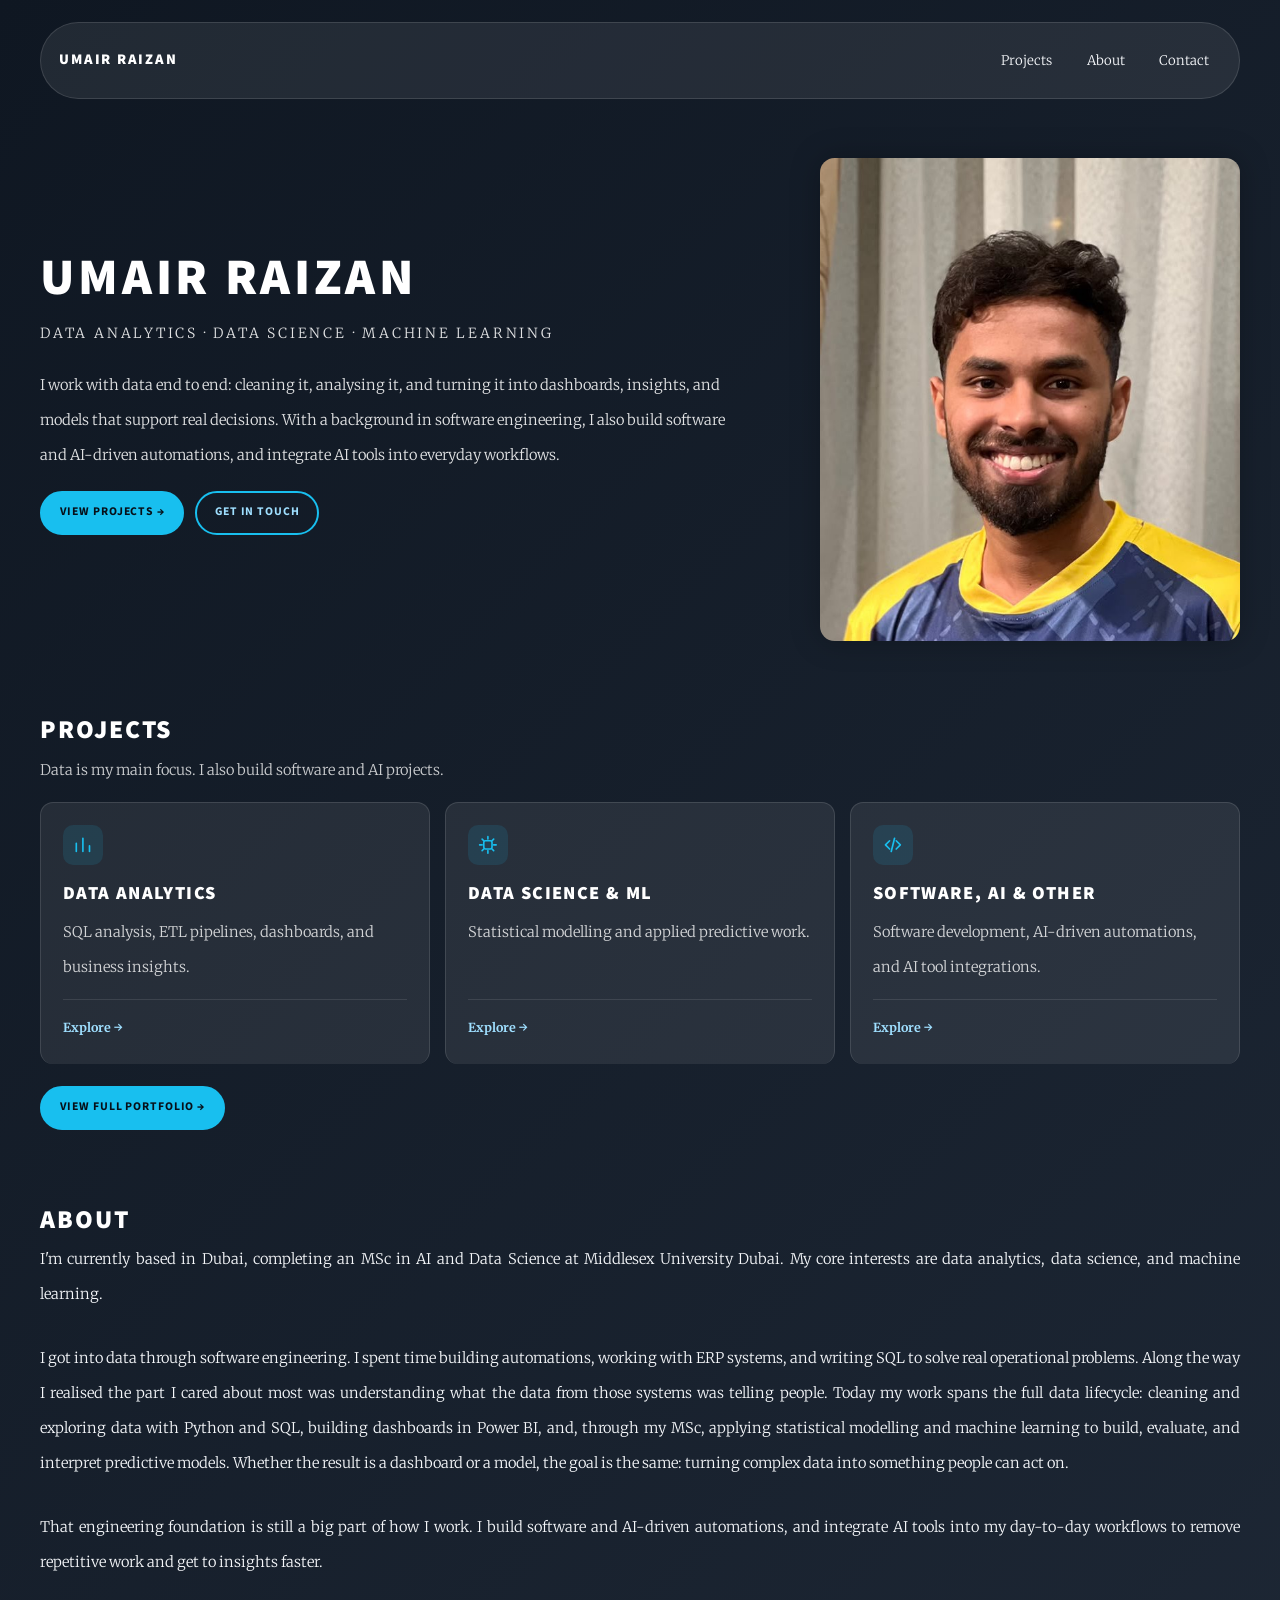
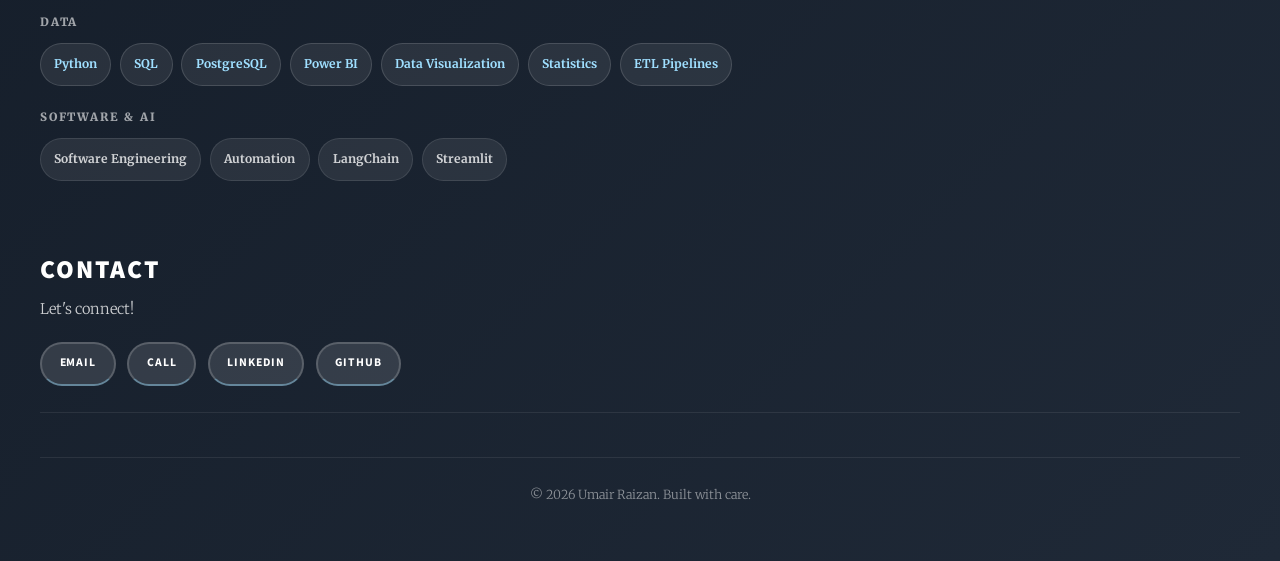
<file: index.html>
<!DOCTYPE HTML>
<html>
	<head>
		<title>Umair Raizan | Portfolio</title>
		<meta charset="utf-8" />
		<meta name="viewport" content="width=device-width, initial-scale=1, user-scalable=no" />
		<meta name="description" content="Umair Raizan's portfolio: data analytics, data science, and machine learning, plus software and AI work." />
		<link rel="stylesheet" href="assets/css/main.css" />
	</head>
	<body class="is-preload landing-page">
		<div class="landing-shell">
			<header class="landing-header">
				<a href="index.html" class="brand">Umair Raizan</a>
				<nav class="landing-nav">
					<a href="projects.html">Projects</a>
					<a href="#about">About</a>
					<a href="#contact">Contact</a>
				</nav>
			</header>

			<main class="landing-main">
				<section class="hero-section">
					<div class="hero-copy">
						<h1>Umair Raizan</h1>
						<p class="hero-kicker">Data Analytics · Data Science · Machine Learning</p>
						<p>I work with data end to end: cleaning it, analysing it, and turning it into dashboards, insights, and models that support real decisions. With a background in software engineering, I also build software and AI-driven automations, and integrate AI tools into everyday workflows.</p>
						<div class="hero-actions">
							<a href="projects.html" class="button primary">View Projects →</a>
							<a href="#contact" class="button outline">Get In Touch</a>
						</div>
					</div>

					<div class="hero-image-wrap">
						<img src="./images/WhatsApp Image 2026-09-15 at 23.18.25.jpeg" alt="Umair Raizan" />
					</div>
				</section>

				<section id="projects" class="landing-section">
					<div class="section-heading">
						<h2>Projects</h2>
						<p>Data is my main focus. I also build software and AI projects.</p>
					</div>
					<div class="preview-cards">
						<a href="projects.html#analytics" class="preview-card">
							<span class="preview-icon">
								<svg viewBox="0 0 24 24" stroke-width="2" stroke-linecap="round" stroke-linejoin="round"><path d="M4 20V10M12 20V4M20 20v-7"/></svg>
							</span>
							<h3>Data Analytics</h3>
							<p>SQL analysis, ETL pipelines, dashboards, and business insights.</p>
							<span class="preview-link">Explore →</span>
						</a>
						<a href="projects.html#ml" class="preview-card">
							<span class="preview-icon">
								<svg viewBox="0 0 24 24" stroke-width="2" stroke-linecap="round" stroke-linejoin="round"><rect x="7" y="7" width="10" height="10" rx="2"/><path d="M12 2v3M12 19v3M2 12h3M19 12h3M5 5l2 2M17 17l2 2M19 5l-2 2M7 17l-2 2"/></svg>
							</span>
							<h3>Data Science &amp; ML</h3>
							<p>Statistical modelling and applied predictive work.</p>
							<span class="preview-link">Explore →</span>
						</a>
						<a href="projects.html#software" class="preview-card">
							<span class="preview-icon">
								<svg viewBox="0 0 24 24" stroke-width="2" stroke-linecap="round" stroke-linejoin="round"><path d="M8 7l-5 5 5 5M16 7l5 5-5 5M14 4l-4 16"/></svg>
							</span>
							<h3>Software, AI &amp; Other</h3>
							<p>Software development, AI-driven automations, and AI tool integrations.</p>
							<span class="preview-link">Explore →</span>
						</a>
					</div>
					<a href="projects.html" class="button primary">View Full Portfolio →</a>
				</section>

				<section id="about" class="landing-section">
					<div class="section-heading">
						<h2>About</h2>
					</div>
					<p>I'm currently based in Dubai, completing an MSc in AI and Data Science at Middlesex University Dubai. My core interests are data analytics, data science, and machine learning.</p>
					<p>I got into data through software engineering. I spent time building automations, working with ERP systems, and writing SQL to solve real operational problems. Along the way I realised the part I cared about most was understanding what the data from those systems was telling people. Today my work spans the full data lifecycle: cleaning and exploring data with Python and SQL, building dashboards in Power BI, and, through my MSc, applying statistical modelling and machine learning to build, evaluate, and interpret predictive models. Whether the result is a dashboard or a model, the goal is the same: turning complex data into something people can act on.</p>
					<p>That engineering foundation is still a big part of how I work. I build software and AI-driven automations, and integrate AI tools into my day-to-day workflows to remove repetitive work and get to insights faster.</p>
					<div class="skill-group">
						<p class="skill-group-label">Data</p>
						<div class="skill-tags">
							<span class="skill-tag">Python</span>
							<span class="skill-tag">SQL</span>
							<span class="skill-tag">PostgreSQL</span>
							<span class="skill-tag">Power BI</span>
							<span class="skill-tag">Data Visualization</span>
							<span class="skill-tag">Statistics</span>
							<span class="skill-tag">ETL Pipelines</span>
						</div>
					</div>
					<div class="skill-group">
						<p class="skill-group-label">Software &amp; AI</p>
						<div class="skill-tags">
							<span class="skill-tag secondary">Software Engineering</span>
							<span class="skill-tag secondary">Automation</span>
							<span class="skill-tag secondary">LangChain</span>
							<span class="skill-tag secondary">Streamlit</span>
						</div>
					</div>
				</section>

				<section id="contact" class="landing-section">
					<div class="section-heading">
						<h2>Contact</h2>
						<p>Let's connect!</p>
					</div>
					<div class="contact-links">
						<a href="mailto:umairraizan21@gmail.com" class="button">Email</a>
						<a href="tel:+971544103667" class="button">Call</a>
						<a href="https://www.linkedin.com/in/umair-raizan-32196223b" target="_blank" rel="noopener" class="button">LinkedIn</a>
						<a href="https://umairai21.github.io" target="_blank" rel="noopener" class="button">GitHub</a>
					</div>
				</section>

				<footer class="landing-footer">
					<p>© 2026 Umair Raizan. Built with care.</p>
				</footer>
			</main>
		</div>
	</body>
</html>
</file>
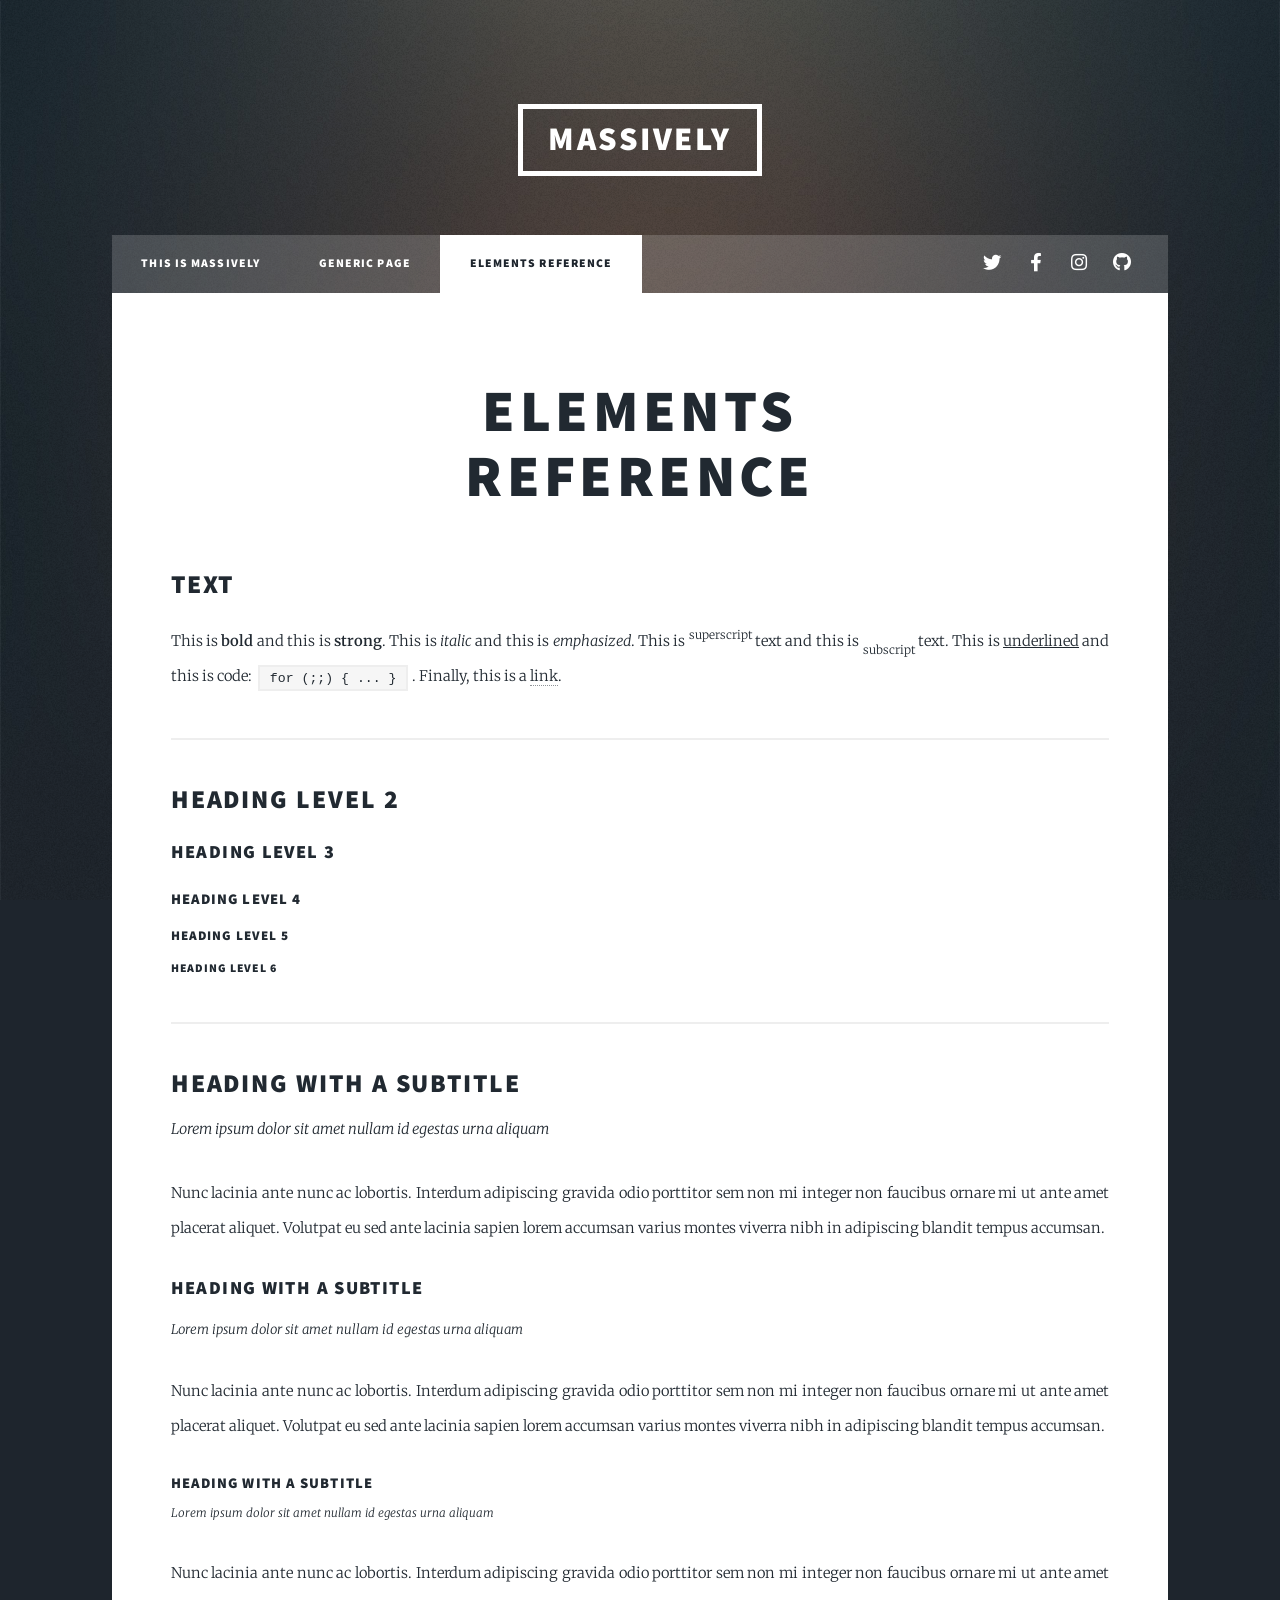
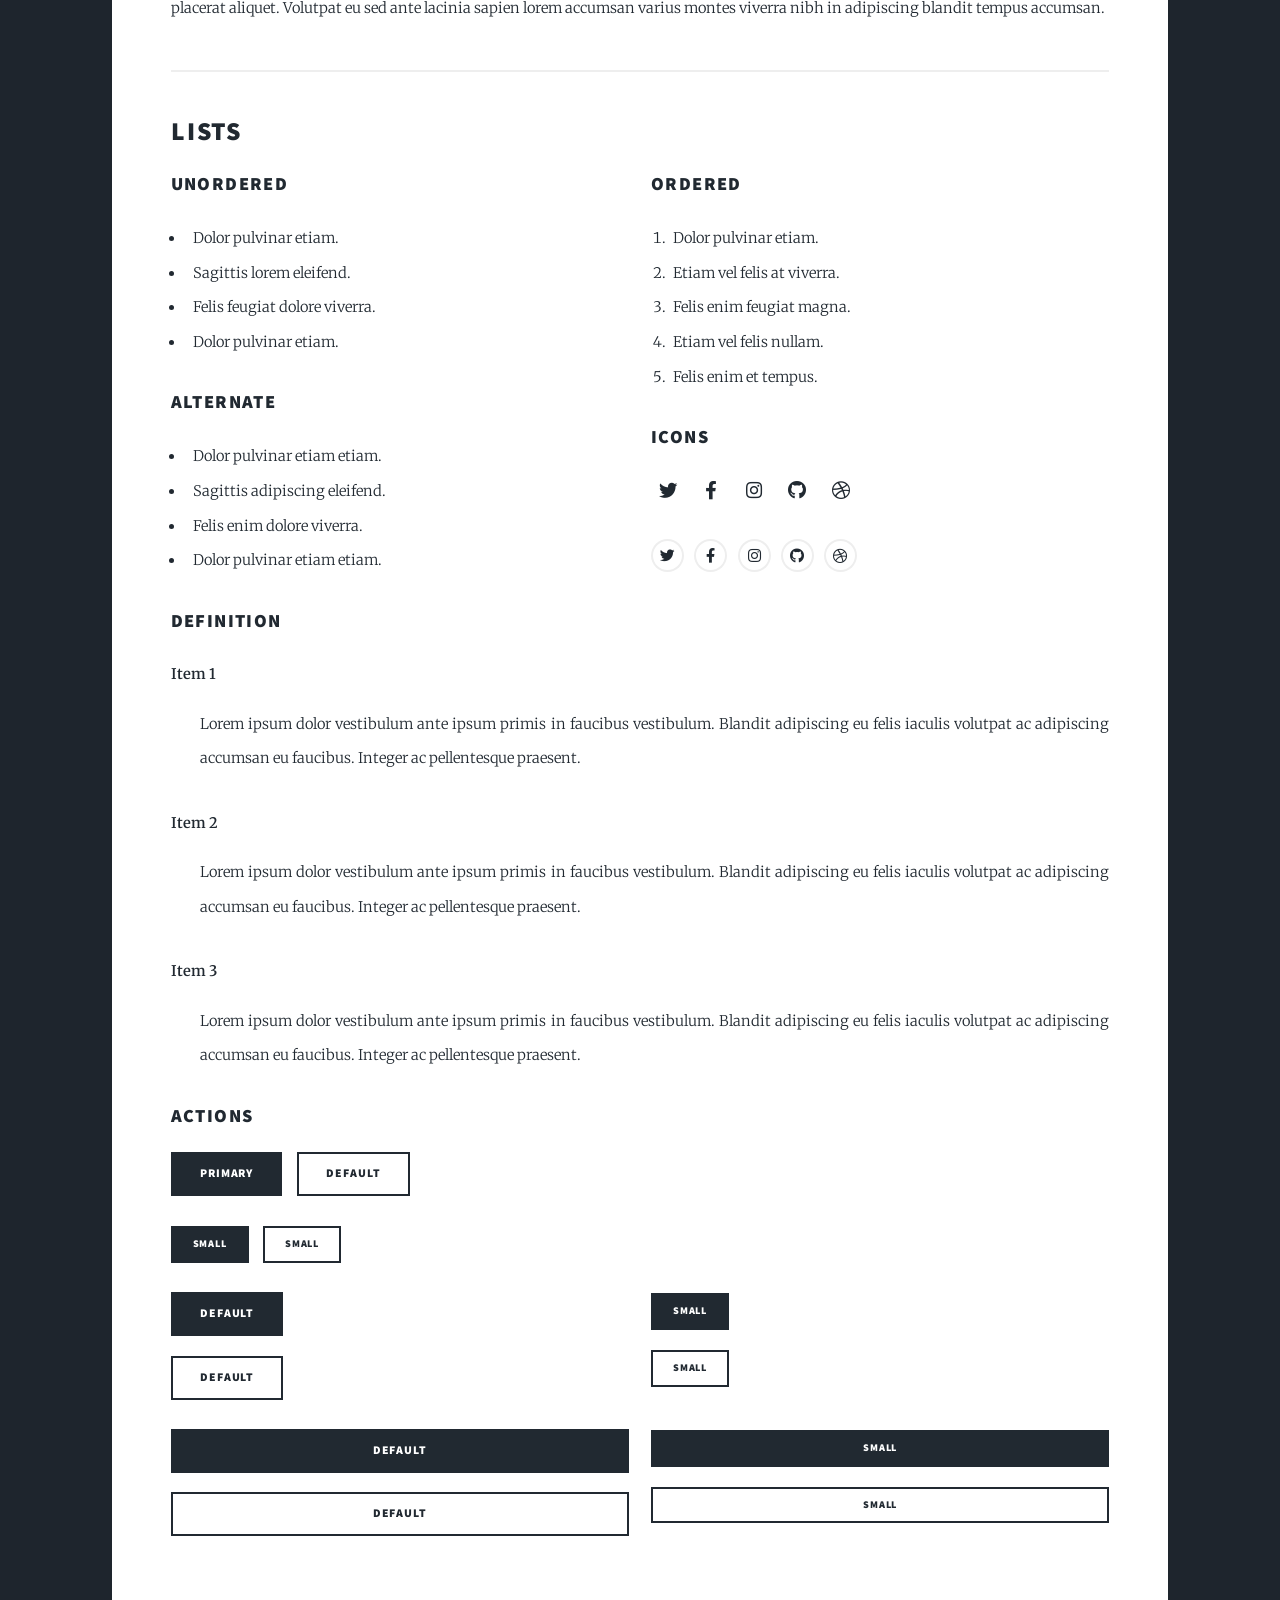
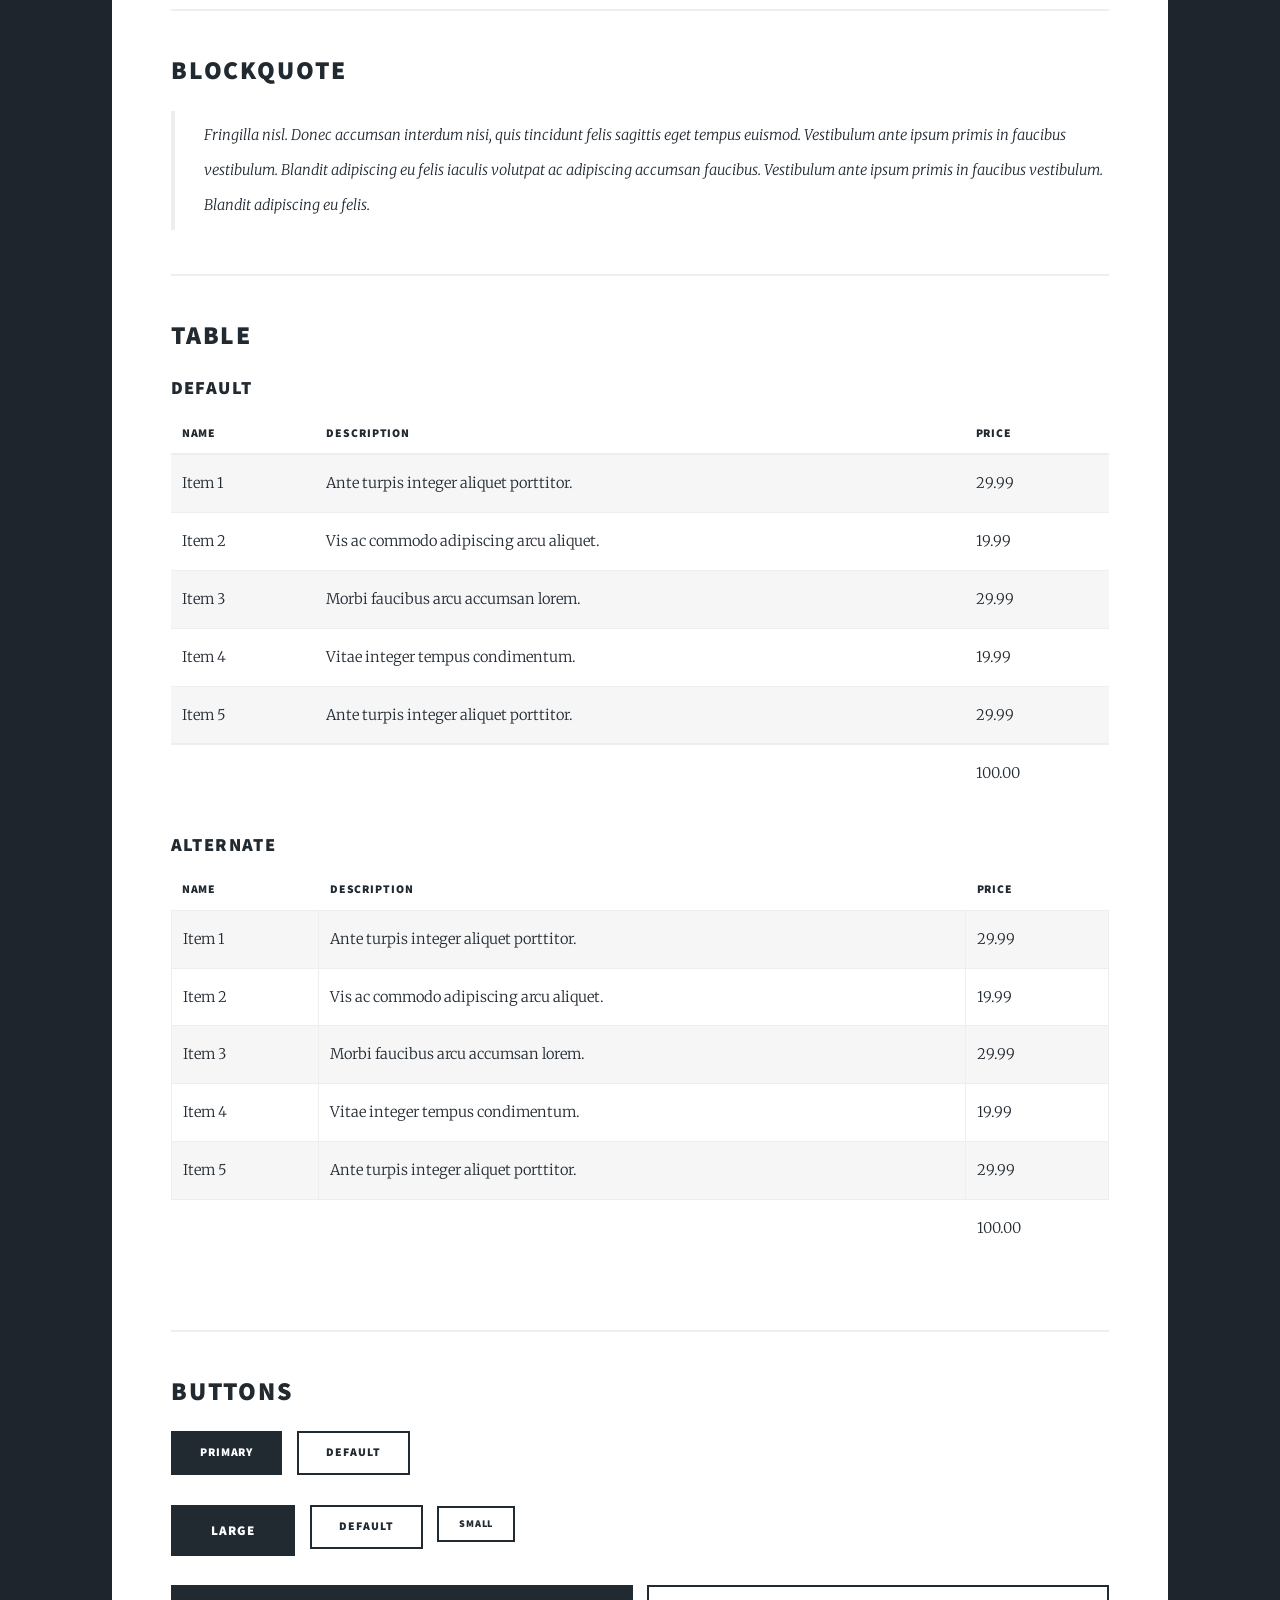
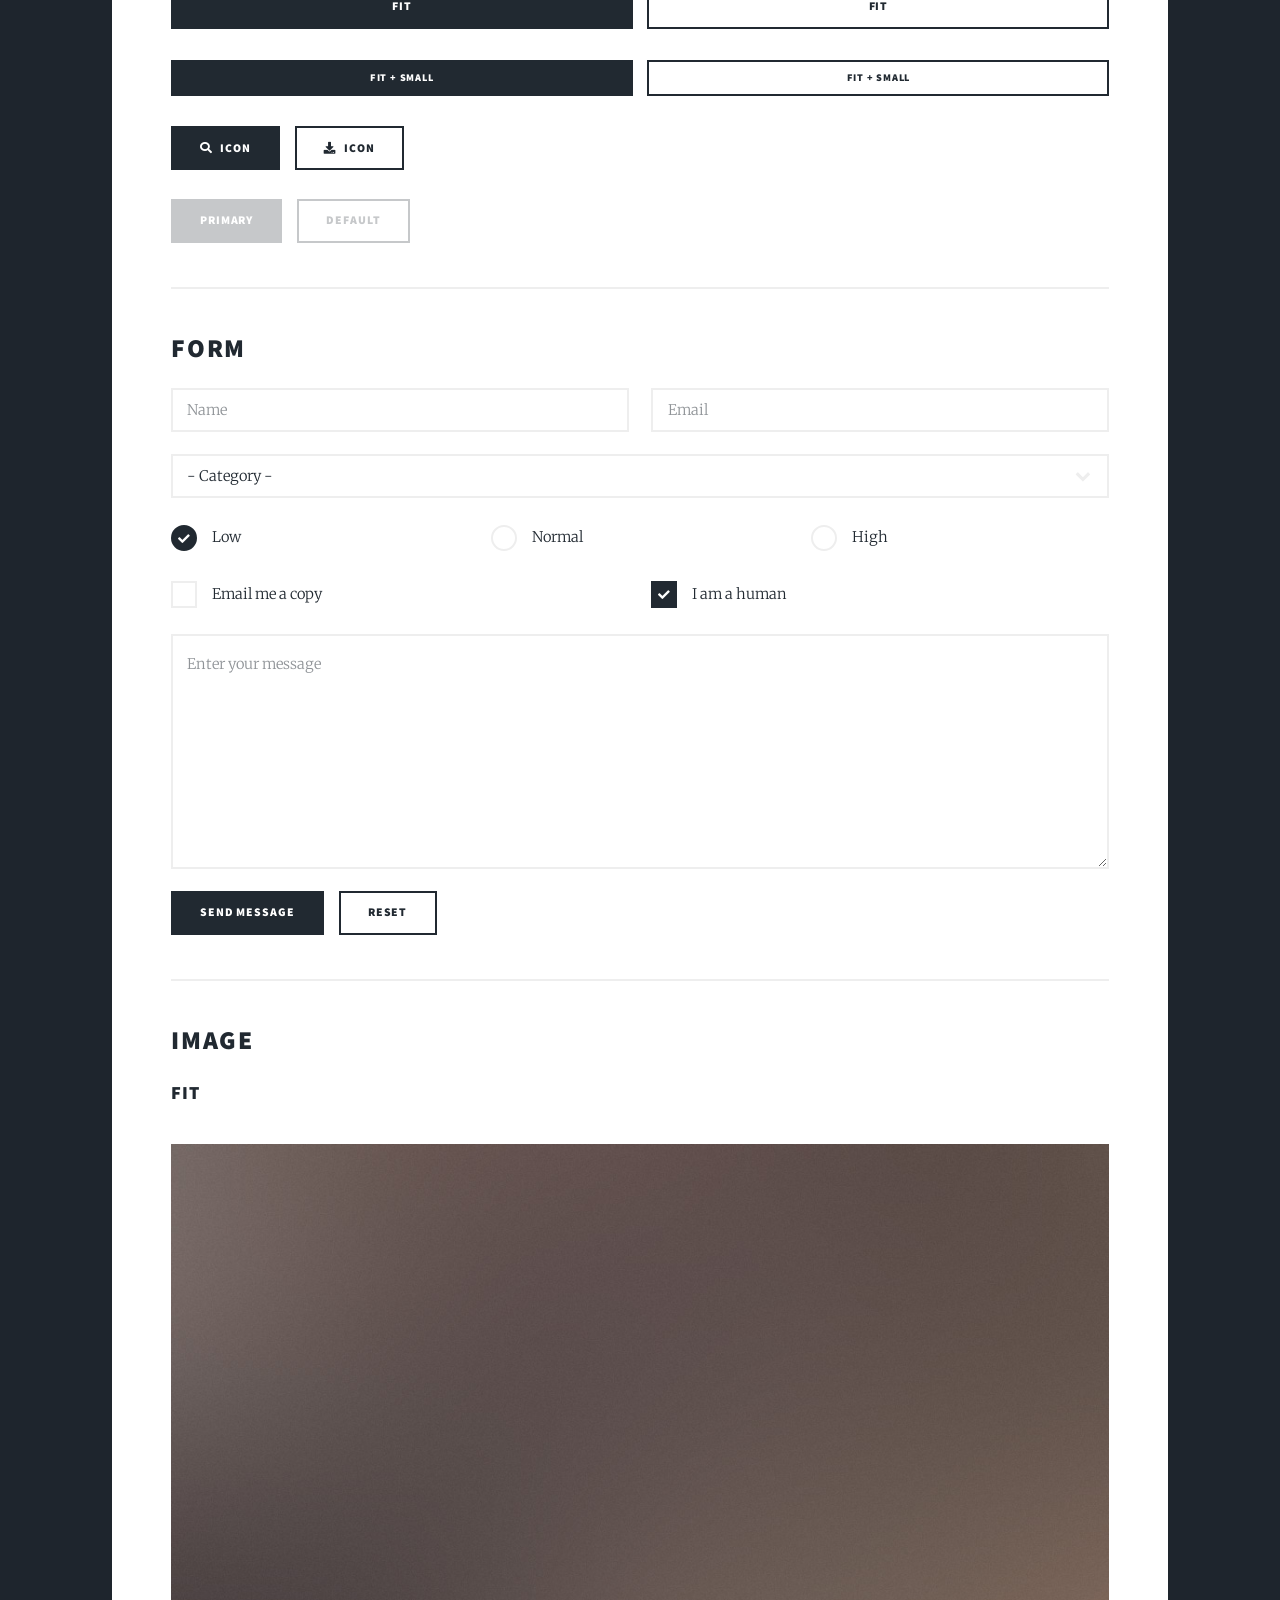
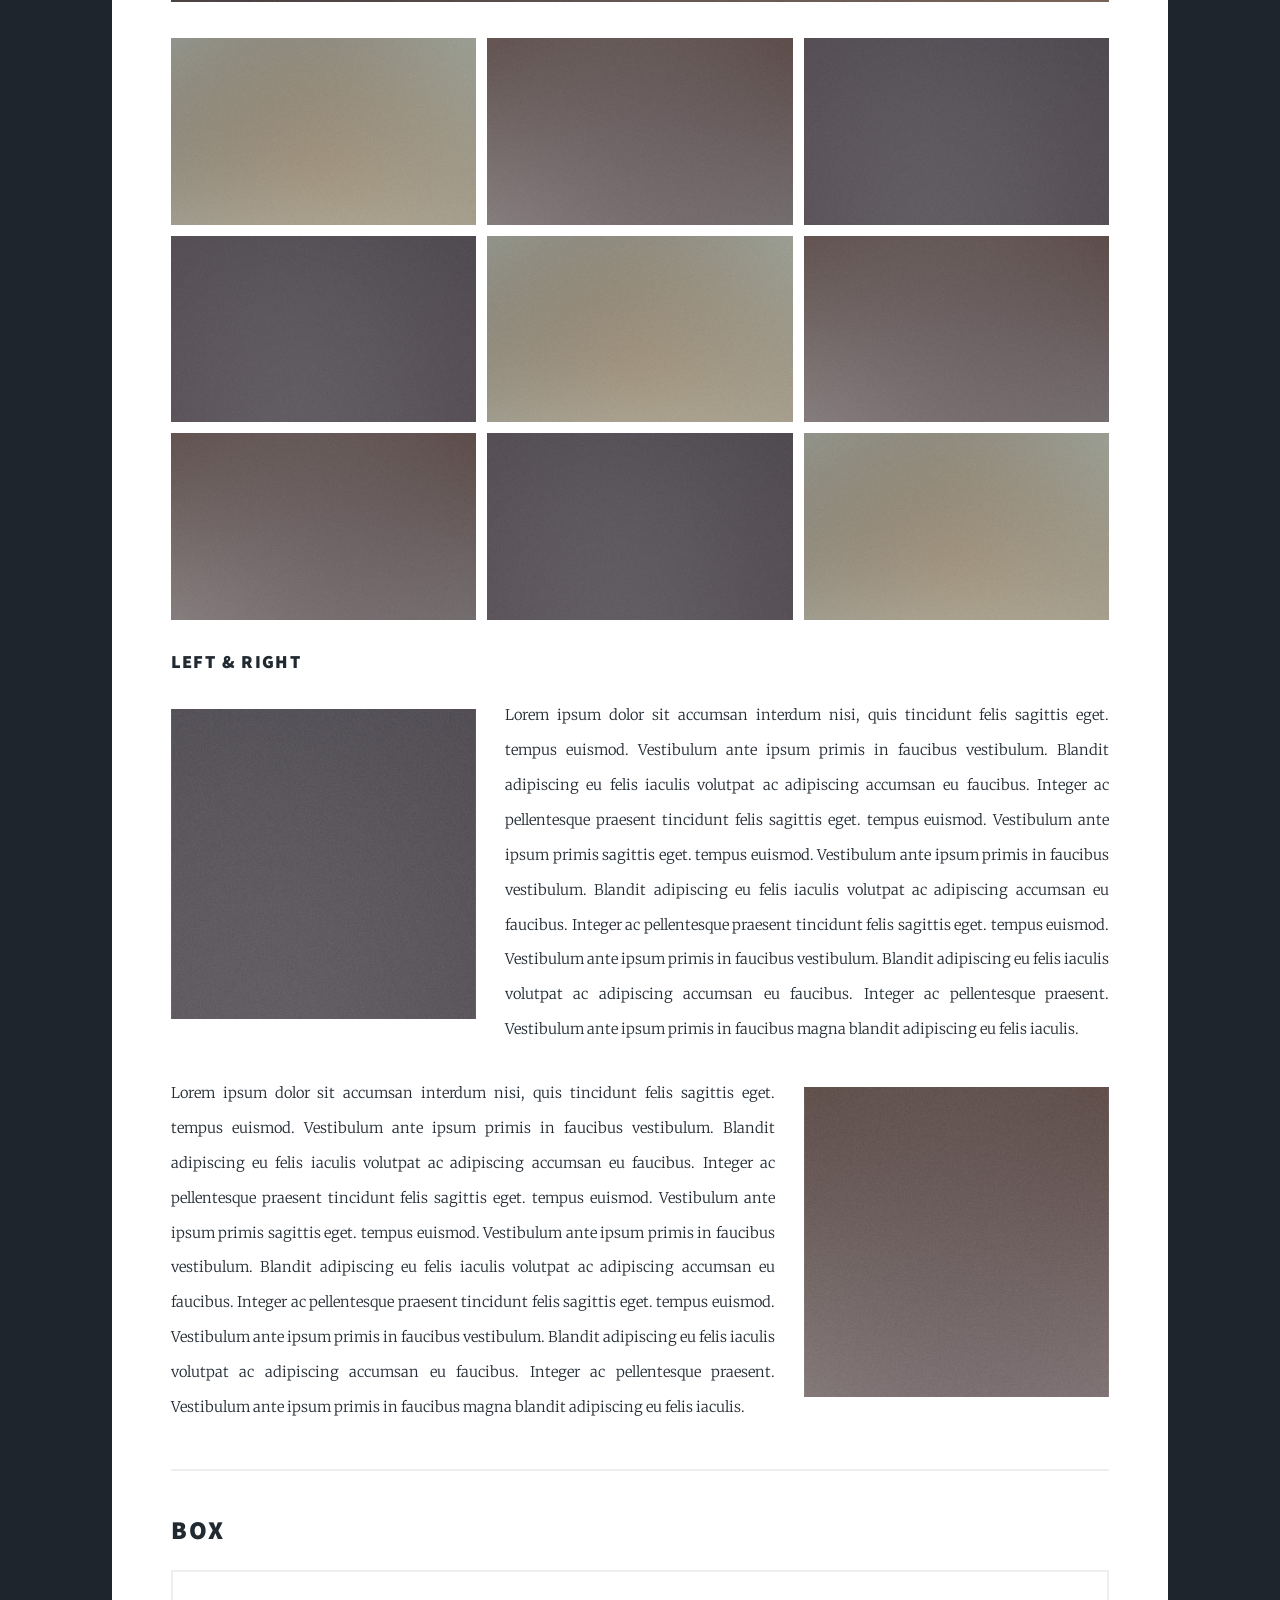
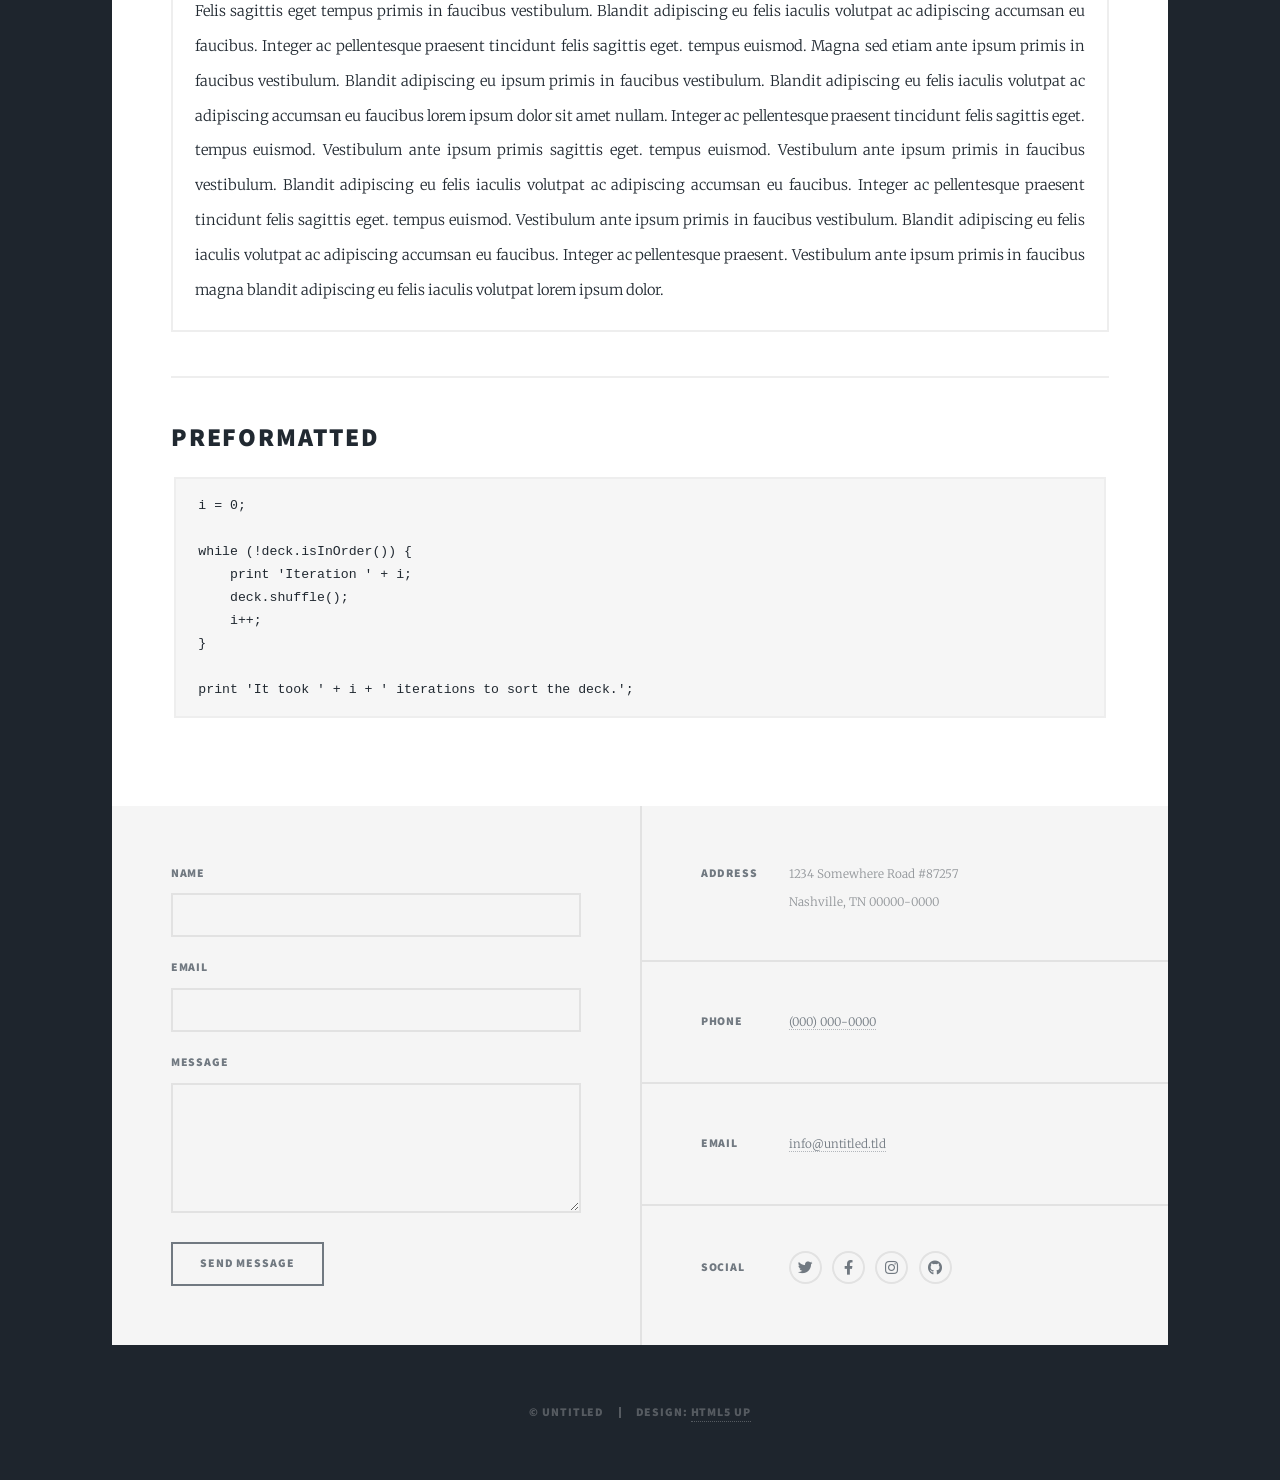
<file: elements.html>
<!DOCTYPE HTML>
<!--
	Massively by HTML5 UP
	html5up.net | @ajlkn
	Free for personal and commercial use under the CCA 3.0 license (html5up.net/license)
-->
<html>
	<head>
		<title>Elements Reference - Massively by HTML5 UP</title>
		<meta charset="utf-8" />
		<meta name="viewport" content="width=device-width, initial-scale=1, user-scalable=no" />
		<link rel="stylesheet" href="assets/css/main.css" />
		<noscript><link rel="stylesheet" href="assets/css/noscript.css" /></noscript>
	</head>
	<body class="is-preload">

		<!-- Wrapper -->
			<div id="wrapper">

				<!-- Header -->
					<header id="header">
						<a href="index.html" class="logo">Massively</a>
					</header>

				<!-- Nav -->
					<nav id="nav">
						<ul class="links">
							<li><a href="index.html">This is Massively</a></li>
							<li><a href="generic.html">Generic Page</a></li>
							<li class="active"><a href="elements.html">Elements Reference</a></li>
						</ul>
						<ul class="icons">
							<li><a href="#" class="icon brands fa-twitter"><span class="label">Twitter</span></a></li>
							<li><a href="#" class="icon brands fa-facebook-f"><span class="label">Facebook</span></a></li>
							<li><a href="#" class="icon brands fa-instagram"><span class="label">Instagram</span></a></li>
							<li><a href="#" class="icon brands fa-github"><span class="label">GitHub</span></a></li>
						</ul>
					</nav>

				<!-- Main -->
					<div id="main">

						<!-- Post -->
							<section class="post">
								<header class="major">
									<h1>Elements<br />
									Reference</h1>
								</header>

								<!-- Text stuff -->
									<h2>Text</h2>
									<p>This is <b>bold</b> and this is <strong>strong</strong>. This is <i>italic</i> and this is <em>emphasized</em>.
									This is <sup>superscript</sup> text and this is <sub>subscript</sub> text.
									This is <u>underlined</u> and this is code: <code>for (;;) { ... }</code>.
									Finally, this is a <a href="#">link</a>.</p>
									<hr />
									<h2>Heading Level 2</h2>
									<h3>Heading Level 3</h3>
									<h4>Heading Level 4</h4>
									<h5>Heading Level 5</h5>
									<h6>Heading Level 6</h6>
									<hr />
									<header>
										<h2>Heading with a Subtitle</h2>
										<p>Lorem ipsum dolor sit amet nullam id egestas urna aliquam</p>
									</header>
									<p>Nunc lacinia ante nunc ac lobortis. Interdum adipiscing gravida odio porttitor sem non mi integer non faucibus ornare mi ut ante amet placerat aliquet. Volutpat eu sed ante lacinia sapien lorem accumsan varius montes viverra nibh in adipiscing blandit tempus accumsan.</p>
									<header>
										<h3>Heading with a Subtitle</h3>
										<p>Lorem ipsum dolor sit amet nullam id egestas urna aliquam</p>
									</header>
									<p>Nunc lacinia ante nunc ac lobortis. Interdum adipiscing gravida odio porttitor sem non mi integer non faucibus ornare mi ut ante amet placerat aliquet. Volutpat eu sed ante lacinia sapien lorem accumsan varius montes viverra nibh in adipiscing blandit tempus accumsan.</p>
									<header>
										<h4>Heading with a Subtitle</h4>
										<p>Lorem ipsum dolor sit amet nullam id egestas urna aliquam</p>
									</header>
									<p>Nunc lacinia ante nunc ac lobortis. Interdum adipiscing gravida odio porttitor sem non mi integer non faucibus ornare mi ut ante amet placerat aliquet. Volutpat eu sed ante lacinia sapien lorem accumsan varius montes viverra nibh in adipiscing blandit tempus accumsan.</p>

									<hr />

								<!-- Lists -->
									<h2>Lists</h2>
									<div class="row">
										<div class="col-6 col-12-small">

											<h3>Unordered</h3>
											<ul>
												<li>Dolor pulvinar etiam.</li>
												<li>Sagittis lorem eleifend.</li>
												<li>Felis feugiat dolore viverra.</li>
												<li>Dolor pulvinar etiam.</li>
											</ul>

											<h3>Alternate</h3>
											<ul class="alt">
												<li>Dolor pulvinar etiam etiam.</li>
												<li>Sagittis adipiscing eleifend.</li>
												<li>Felis enim dolore viverra.</li>
												<li>Dolor pulvinar etiam etiam.</li>
											</ul>

										</div>
										<div class="col-6 col-12-small">

											<h3>Ordered</h3>
											<ol>
												<li>Dolor pulvinar etiam.</li>
												<li>Etiam vel felis at viverra.</li>
												<li>Felis enim feugiat magna.</li>
												<li>Etiam vel felis nullam.</li>
												<li>Felis enim et tempus.</li>
											</ol>

											<h3>Icons</h3>
											<ul class="icons">
												<li><a href="#" class="icon brands fa-twitter"><span class="label">Twitter</span></a></li>
												<li><a href="#" class="icon brands fa-facebook-f"><span class="label">Facebook</span></a></li>
												<li><a href="#" class="icon brands fa-instagram"><span class="label">Instagram</span></a></li>
												<li><a href="#" class="icon brands fa-github"><span class="label">Github</span></a></li>
												<li><a href="#" class="icon brands fa-dribbble"><span class="label">Dribbble</span></a></li>
											</ul>
											<ul class="icons alt">
												<li><a href="#" class="icon brands alt fa-twitter"><span class="label">Twitter</span></a></li>
												<li><a href="#" class="icon brands alt fa-facebook-f"><span class="label">Facebook</span></a></li>
												<li><a href="#" class="icon brands alt fa-instagram"><span class="label">Instagram</span></a></li>
												<li><a href="#" class="icon brands alt fa-github"><span class="label">Github</span></a></li>
												<li><a href="#" class="icon brands alt fa-dribbble"><span class="label">Dribbble</span></a></li>
											</ul>

										</div>
									</div>
									<h3>Definition</h3>
									<dl>
										<dt>Item 1</dt>
										<dd>
											<p>Lorem ipsum dolor vestibulum ante ipsum primis in faucibus vestibulum. Blandit adipiscing eu felis iaculis volutpat ac adipiscing accumsan eu faucibus. Integer ac pellentesque praesent.</p>
										</dd>
										<dt>Item 2</dt>
										<dd>
											<p>Lorem ipsum dolor vestibulum ante ipsum primis in faucibus vestibulum. Blandit adipiscing eu felis iaculis volutpat ac adipiscing accumsan eu faucibus. Integer ac pellentesque praesent.</p>
										</dd>
										<dt>Item 3</dt>
										<dd>
											<p>Lorem ipsum dolor vestibulum ante ipsum primis in faucibus vestibulum. Blandit adipiscing eu felis iaculis volutpat ac adipiscing accumsan eu faucibus. Integer ac pellentesque praesent.</p>
										</dd>
									</dl>

									<h3>Actions</h3>
									<ul class="actions">
										<li><a href="#" class="button primary">Primary</a></li>
										<li><a href="#" class="button">Default</a></li>
									</ul>
									<ul class="actions small">
										<li><a href="#" class="button primary small">Small</a></li>
										<li><a href="#" class="button small">Small</a></li>
									</ul>
									<div class="row">
										<div class="col-6 col-12-small">
											<ul class="actions stacked">
												<li><a href="#" class="button primary">Default</a></li>
												<li><a href="#" class="button">Default</a></li>
											</ul>
										</div>
										<div class="col-6 col-12-small">
											<ul class="actions stacked">
												<li><a href="#" class="button primary small">Small</a></li>
												<li><a href="#" class="button small">Small</a></li>
											</ul>
										</div>
									</div>
									<div class="row">
										<div class="col-6 col-12-small">
											<ul class="actions stacked">
												<li><a href="#" class="button primary fit">Default</a></li>
												<li><a href="#" class="button fit">Default</a></li>
											</ul>
										</div>
										<div class="col-6 col-12-small">
											<ul class="actions stacked">
												<li><a href="#" class="button primary small fit">Small</a></li>
												<li><a href="#" class="button small fit">Small</a></li>
											</ul>
										</div>
									</div>

									<hr />

								<!-- Blockquote -->
									<h2>Blockquote</h2>
									<blockquote>Fringilla nisl. Donec accumsan interdum nisi, quis tincidunt felis sagittis eget tempus euismod. Vestibulum ante ipsum primis in faucibus vestibulum. Blandit adipiscing eu felis iaculis volutpat ac adipiscing accumsan faucibus. Vestibulum ante ipsum primis in faucibus vestibulum. Blandit adipiscing eu felis.</blockquote>

									<hr />

								<!-- Table -->
									<h2>Table</h2>

									<h3>Default</h3>
									<div class="table-wrapper">
										<table>
											<thead>
												<tr>
													<th>Name</th>
													<th>Description</th>
													<th>Price</th>
												</tr>
											</thead>
											<tbody>
												<tr>
													<td>Item 1</td>
													<td>Ante turpis integer aliquet porttitor.</td>
													<td>29.99</td>
												</tr>
												<tr>
													<td>Item 2</td>
													<td>Vis ac commodo adipiscing arcu aliquet.</td>
													<td>19.99</td>
												</tr>
												<tr>
													<td>Item 3</td>
													<td> Morbi faucibus arcu accumsan lorem.</td>
													<td>29.99</td>
												</tr>
												<tr>
													<td>Item 4</td>
													<td>Vitae integer tempus condimentum.</td>
													<td>19.99</td>
												</tr>
												<tr>
													<td>Item 5</td>
													<td>Ante turpis integer aliquet porttitor.</td>
													<td>29.99</td>
												</tr>
											</tbody>
											<tfoot>
												<tr>
													<td colspan="2"></td>
													<td>100.00</td>
												</tr>
											</tfoot>
										</table>
									</div>

									<h3>Alternate</h3>
									<div class="table-wrapper">
										<table class="alt">
											<thead>
												<tr>
													<th>Name</th>
													<th>Description</th>
													<th>Price</th>
												</tr>
											</thead>
											<tbody>
												<tr>
													<td>Item 1</td>
													<td>Ante turpis integer aliquet porttitor.</td>
													<td>29.99</td>
												</tr>
												<tr>
													<td>Item 2</td>
													<td>Vis ac commodo adipiscing arcu aliquet.</td>
													<td>19.99</td>
												</tr>
												<tr>
													<td>Item 3</td>
													<td> Morbi faucibus arcu accumsan lorem.</td>
													<td>29.99</td>
												</tr>
												<tr>
													<td>Item 4</td>
													<td>Vitae integer tempus condimentum.</td>
													<td>19.99</td>
												</tr>
												<tr>
													<td>Item 5</td>
													<td>Ante turpis integer aliquet porttitor.</td>
													<td>29.99</td>
												</tr>
											</tbody>
											<tfoot>
												<tr>
													<td colspan="2"></td>
													<td>100.00</td>
												</tr>
											</tfoot>
										</table>
									</div>

									<hr />

								<!-- Buttons -->
									<h2>Buttons</h2>
									<ul class="actions">
										<li><a href="#" class="button primary">Primary</a></li>
										<li><a href="#" class="button">Default</a></li>
									</ul>
									<ul class="actions">
										<li><a href="#" class="button primary large">Large</a></li>
										<li><a href="#" class="button">Default</a></li>
										<li><a href="#" class="button small">Small</a></li>
									</ul>
									<ul class="actions fit">
										<li><a href="#" class="button primary fit">Fit</a></li>
										<li><a href="#" class="button fit">Fit</a></li>
									</ul>
									<ul class="actions fit small">
										<li><a href="#" class="button primary fit small">Fit + Small</a></li>
										<li><a href="#" class="button fit small">Fit + Small</a></li>
									</ul>
									<ul class="actions">
										<li><a href="#" class="button primary icon solid fa-search">Icon</a></li>
										<li><a href="#" class="button icon solid fa-download">Icon</a></li>
									</ul>
									<ul class="actions">
										<li><span class="button primary disabled">Primary</span></li>
										<li><span class="button disabled">Default</span></li>
									</ul>

									<hr />

								<!-- Form -->
									<h2>Form</h2>

									<form method="post" action="#">
										<div class="row gtr-uniform">
											<div class="col-6 col-12-xsmall">
												<input type="text" name="demo-name" id="demo-name" value="" placeholder="Name" />
											</div>
											<div class="col-6 col-12-xsmall">
												<input type="email" name="demo-email" id="demo-email" value="" placeholder="Email" />
											</div>
											<!-- Break -->
											<div class="col-12">
												<select name="demo-category" id="demo-category">
													<option value="">- Category -</option>
													<option value="1">Manufacturing</option>
													<option value="1">Shipping</option>
													<option value="1">Administration</option>
													<option value="1">Human Resources</option>
												</select>
											</div>
											<!-- Break -->
											<div class="col-4 col-12-small">
												<input type="radio" id="demo-priority-low" name="demo-priority" checked>
												<label for="demo-priority-low">Low</label>
											</div>
											<div class="col-4 col-12-small">
												<input type="radio" id="demo-priority-normal" name="demo-priority">
												<label for="demo-priority-normal">Normal</label>
											</div>
											<div class="col-4 col-12-small">
												<input type="radio" id="demo-priority-high" name="demo-priority">
												<label for="demo-priority-high">High</label>
											</div>
											<!-- Break -->
											<div class="col-6 col-12-small">
												<input type="checkbox" id="demo-copy" name="demo-copy">
												<label for="demo-copy">Email me a copy</label>
											</div>
											<div class="col-6 col-12-small">
												<input type="checkbox" id="demo-human" name="demo-human" checked>
												<label for="demo-human">I am a human</label>
											</div>
											<!-- Break -->
											<div class="col-12">
												<textarea name="demo-message" id="demo-message" placeholder="Enter your message" rows="6"></textarea>
											</div>
											<!-- Break -->
											<div class="col-12">
												<ul class="actions">
													<li><input type="submit" value="Send Message" class="primary" /></li>
													<li><input type="reset" value="Reset" /></li>
												</ul>
											</div>
										</div>
									</form>

									<hr />

								<!-- Image -->
									<h2>Image</h2>

									<h3>Fit</h3>
									<span class="image fit"><img src="images/pic01.jpg" alt="" /></span>
									<div class="box alt">
										<div class="row gtr-50 gtr-uniform">
											<div class="col-4"><span class="image fit"><img src="images/pic02.jpg" alt="" /></span></div>
											<div class="col-4"><span class="image fit"><img src="images/pic03.jpg" alt="" /></span></div>
											<div class="col-4"><span class="image fit"><img src="images/pic04.jpg" alt="" /></span></div>
											<!-- Break -->
											<div class="col-4"><span class="image fit"><img src="images/pic04.jpg" alt="" /></span></div>
											<div class="col-4"><span class="image fit"><img src="images/pic02.jpg" alt="" /></span></div>
											<div class="col-4"><span class="image fit"><img src="images/pic03.jpg" alt="" /></span></div>
											<!-- Break -->
											<div class="col-4"><span class="image fit"><img src="images/pic03.jpg" alt="" /></span></div>
											<div class="col-4"><span class="image fit"><img src="images/pic04.jpg" alt="" /></span></div>
											<div class="col-4"><span class="image fit"><img src="images/pic02.jpg" alt="" /></span></div>
										</div>
									</div>

									<h3>Left &amp; Right</h3>
									<p><span class="image left"><img src="images/pic08.jpg" alt="" /></span>Lorem ipsum dolor sit accumsan interdum nisi, quis tincidunt felis sagittis eget. tempus euismod. Vestibulum ante ipsum primis in faucibus vestibulum. Blandit adipiscing eu felis iaculis volutpat ac adipiscing accumsan eu faucibus. Integer ac pellentesque praesent tincidunt felis sagittis eget. tempus euismod. Vestibulum ante ipsum primis sagittis eget. tempus euismod. Vestibulum ante ipsum primis in faucibus vestibulum. Blandit adipiscing eu felis iaculis volutpat ac adipiscing accumsan eu faucibus. Integer ac pellentesque praesent tincidunt felis sagittis eget. tempus euismod. Vestibulum ante ipsum primis in faucibus vestibulum. Blandit adipiscing eu felis iaculis volutpat ac adipiscing accumsan eu faucibus. Integer ac pellentesque praesent. Vestibulum ante ipsum primis in faucibus magna blandit adipiscing eu felis iaculis.</p>
									<p><span class="image right"><img src="images/pic09.jpg" alt="" /></span>Lorem ipsum dolor sit accumsan interdum nisi, quis tincidunt felis sagittis eget. tempus euismod. Vestibulum ante ipsum primis in faucibus vestibulum. Blandit adipiscing eu felis iaculis volutpat ac adipiscing accumsan eu faucibus. Integer ac pellentesque praesent tincidunt felis sagittis eget. tempus euismod. Vestibulum ante ipsum primis sagittis eget. tempus euismod. Vestibulum ante ipsum primis in faucibus vestibulum. Blandit adipiscing eu felis iaculis volutpat ac adipiscing accumsan eu faucibus. Integer ac pellentesque praesent tincidunt felis sagittis eget. tempus euismod. Vestibulum ante ipsum primis in faucibus vestibulum. Blandit adipiscing eu felis iaculis volutpat ac adipiscing accumsan eu faucibus. Integer ac pellentesque praesent. Vestibulum ante ipsum primis in faucibus magna blandit adipiscing eu felis iaculis.</p>

									<hr />

								<!-- Box -->
									<h2>Box</h2>
									<div class="box">
										<p>Felis sagittis eget tempus primis in faucibus vestibulum. Blandit adipiscing eu felis iaculis volutpat ac adipiscing accumsan eu faucibus. Integer ac pellentesque praesent tincidunt felis sagittis eget. tempus euismod. Magna sed etiam ante ipsum primis in faucibus vestibulum. Blandit adipiscing eu ipsum primis in faucibus vestibulum. Blandit adipiscing eu felis iaculis volutpat ac adipiscing accumsan eu faucibus lorem ipsum dolor sit amet nullam. Integer ac pellentesque praesent tincidunt felis sagittis eget. tempus euismod. Vestibulum ante ipsum primis sagittis eget. tempus euismod. Vestibulum ante ipsum primis in faucibus vestibulum. Blandit adipiscing eu felis iaculis volutpat ac adipiscing accumsan eu faucibus. Integer ac pellentesque praesent tincidunt felis sagittis eget. tempus euismod. Vestibulum ante ipsum primis in faucibus vestibulum. Blandit adipiscing eu felis iaculis volutpat ac adipiscing accumsan eu faucibus. Integer ac pellentesque praesent. Vestibulum ante ipsum primis in faucibus magna blandit adipiscing eu felis iaculis volutpat lorem ipsum dolor.</p>
									</div>

									<hr />

								<!-- Preformatted Code -->
									<h2>Preformatted</h2>
									<pre><code>i = 0;

while (!deck.isInOrder()) {
    print 'Iteration ' + i;
    deck.shuffle();
    i++;
}

print 'It took ' + i + ' iterations to sort the deck.';
</code></pre>

							</section>

					</div>

				<!-- Footer -->
					<footer id="footer">
						<section>
							<form method="post" action="#">
								<div class="fields">
									<div class="field">
										<label for="name">Name</label>
										<input type="text" name="name" id="name" />
									</div>
									<div class="field">
										<label for="email">Email</label>
										<input type="text" name="email" id="email" />
									</div>
									<div class="field">
										<label for="message">Message</label>
										<textarea name="message" id="message" rows="3"></textarea>
									</div>
								</div>
								<ul class="actions">
									<li><input type="submit" value="Send Message" /></li>
								</ul>
							</form>
						</section>
						<section class="split contact">
							<section class="alt">
								<h3>Address</h3>
								<p>1234 Somewhere Road #87257<br />
								Nashville, TN 00000-0000</p>
							</section>
							<section>
								<h3>Phone</h3>
								<p><a href="#">(000) 000-0000</a></p>
							</section>
							<section>
								<h3>Email</h3>
								<p><a href="#">info@untitled.tld</a></p>
							</section>
							<section>
								<h3>Social</h3>
								<ul class="icons alt">
									<li><a href="#" class="icon brands alt fa-twitter"><span class="label">Twitter</span></a></li>
									<li><a href="#" class="icon brands alt fa-facebook-f"><span class="label">Facebook</span></a></li>
									<li><a href="#" class="icon brands alt fa-instagram"><span class="label">Instagram</span></a></li>
									<li><a href="#" class="icon brands alt fa-github"><span class="label">GitHub</span></a></li>
								</ul>
							</section>
						</section>
					</footer>

				<!-- Copyright -->
					<div id="copyright">
						<ul><li>&copy; Untitled</li><li>Design: <a href="https://html5up.net">HTML5 UP</a></li></ul>
					</div>

			</div>

		<!-- Scripts -->
			<script src="assets/js/jquery.min.js"></script>
			<script src="assets/js/jquery.scrollex.min.js"></script>
			<script src="assets/js/jquery.scrolly.min.js"></script>
			<script src="assets/js/browser.min.js"></script>
			<script src="assets/js/breakpoints.min.js"></script>
			<script src="assets/js/util.js"></script>
			<script src="assets/js/main.js"></script>

	</body>
</html>
</file>
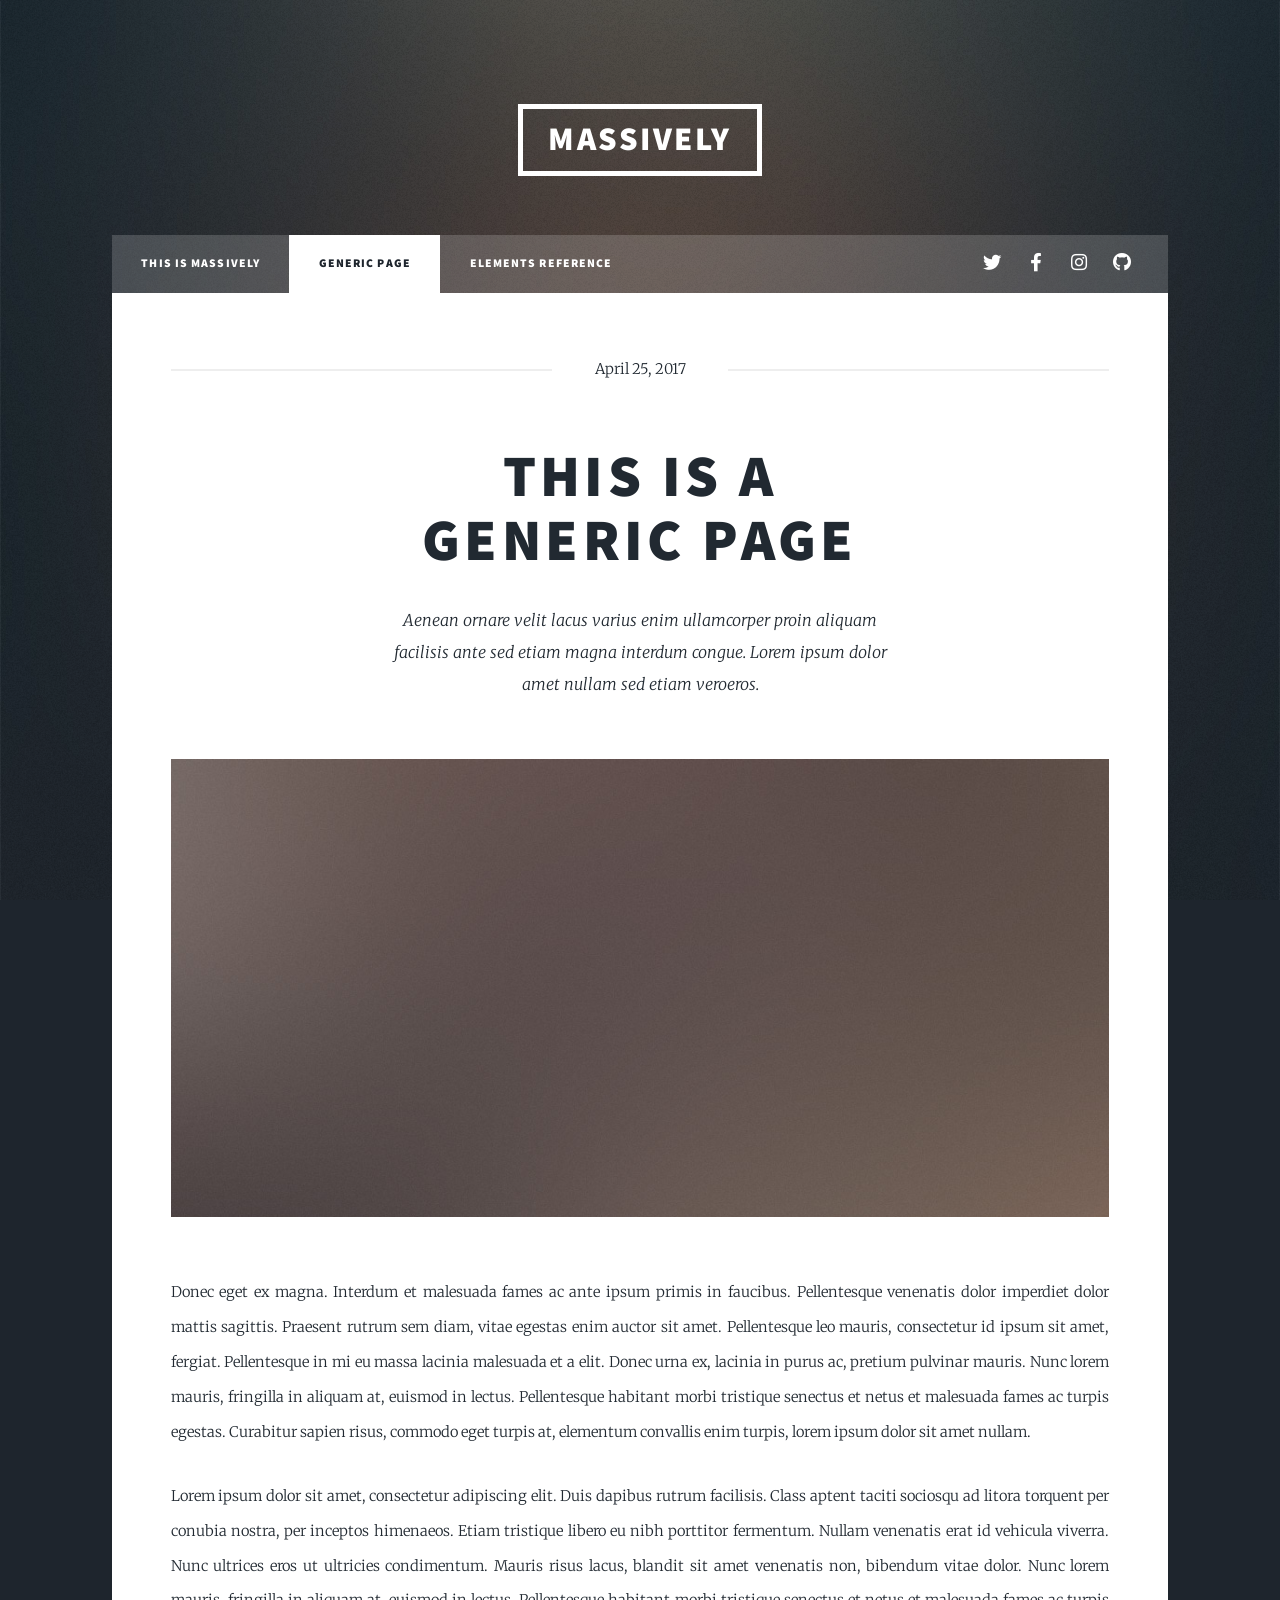
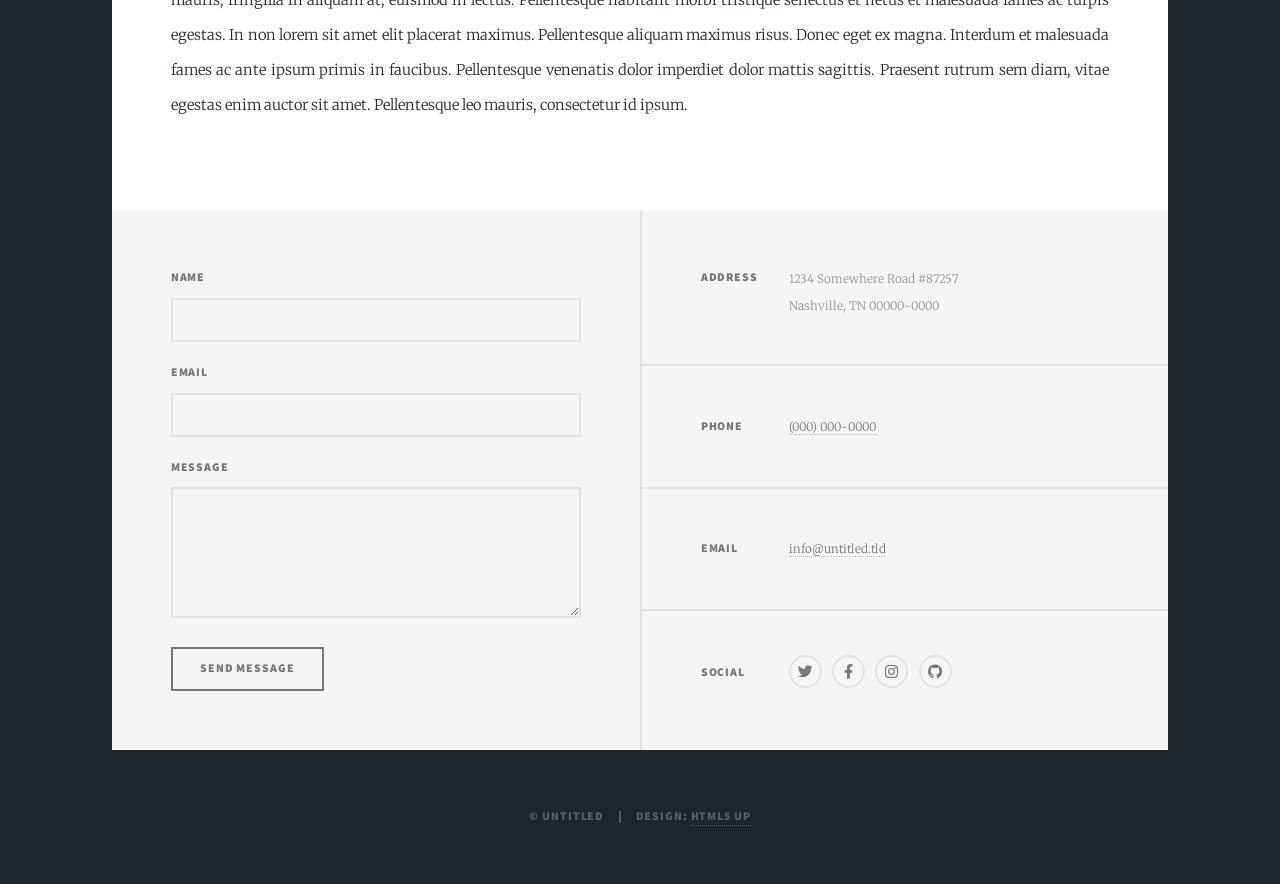
<file: generic.html>
<!DOCTYPE HTML>
<!--
	Massively by HTML5 UP
	html5up.net | @ajlkn
	Free for personal and commercial use under the CCA 3.0 license (html5up.net/license)
-->
<html>
	<head>
		<title>Generic Page - Massively by HTML5 UP</title>
		<meta charset="utf-8" />
		<meta name="viewport" content="width=device-width, initial-scale=1, user-scalable=no" />
		<link rel="stylesheet" href="assets/css/main.css" />
		<noscript><link rel="stylesheet" href="assets/css/noscript.css" /></noscript>
	</head>
	<body class="is-preload">

		<!-- Wrapper -->
			<div id="wrapper">

				<!-- Header -->
					<header id="header">
						<a href="index.html" class="logo">Massively</a>
					</header>

				<!-- Nav -->
					<nav id="nav">
						<ul class="links">
							<li><a href="index.html">This is Massively</a></li>
							<li class="active"><a href="generic.html">Generic Page</a></li>
							<li><a href="elements.html">Elements Reference</a></li>
						</ul>
						<ul class="icons">
							<li><a href="#" class="icon brands fa-twitter"><span class="label">Twitter</span></a></li>
							<li><a href="#" class="icon brands fa-facebook-f"><span class="label">Facebook</span></a></li>
							<li><a href="#" class="icon brands fa-instagram"><span class="label">Instagram</span></a></li>
							<li><a href="#" class="icon brands fa-github"><span class="label">GitHub</span></a></li>
						</ul>
					</nav>

				<!-- Main -->
					<div id="main">

						<!-- Post -->
							<section class="post">
								<header class="major">
									<span class="date">April 25, 2017</span>
									<h1>This is a<br />
									Generic Page</h1>
									<p>Aenean ornare velit lacus varius enim ullamcorper proin aliquam<br />
									facilisis ante sed etiam magna interdum congue. Lorem ipsum dolor<br />
									amet nullam sed etiam veroeros.</p>
								</header>
								<div class="image main"><img src="images/pic01.jpg" alt="" /></div>
								<p>Donec eget ex magna. Interdum et malesuada fames ac ante ipsum primis in faucibus. Pellentesque venenatis dolor imperdiet dolor mattis sagittis. Praesent rutrum sem diam, vitae egestas enim auctor sit amet. Pellentesque leo mauris, consectetur id ipsum sit amet, fergiat. Pellentesque in mi eu massa lacinia malesuada et a elit. Donec urna ex, lacinia in purus ac, pretium pulvinar mauris. Nunc lorem mauris, fringilla in aliquam at, euismod in lectus. Pellentesque habitant morbi tristique senectus et netus et malesuada fames ac turpis egestas. Curabitur sapien risus, commodo eget turpis at, elementum convallis enim turpis, lorem ipsum dolor sit amet nullam.</p>
								<p>Lorem ipsum dolor sit amet, consectetur adipiscing elit. Duis dapibus rutrum facilisis. Class aptent taciti sociosqu ad litora torquent per conubia nostra, per inceptos himenaeos. Etiam tristique libero eu nibh porttitor fermentum. Nullam venenatis erat id vehicula viverra. Nunc ultrices eros ut ultricies condimentum. Mauris risus lacus, blandit sit amet venenatis non, bibendum vitae dolor. Nunc lorem mauris, fringilla in aliquam at, euismod in lectus. Pellentesque habitant morbi tristique senectus et netus et malesuada fames ac turpis egestas. In non lorem sit amet elit placerat maximus. Pellentesque aliquam maximus risus. Donec eget ex magna. Interdum et malesuada fames ac ante ipsum primis in faucibus. Pellentesque venenatis dolor imperdiet dolor mattis sagittis. Praesent rutrum sem diam, vitae egestas enim auctor sit amet. Pellentesque leo mauris, consectetur id ipsum.</p>
							</section>

					</div>

				<!-- Footer -->
					<footer id="footer">
						<section>
							<form method="post" action="#">
								<div class="fields">
									<div class="field">
										<label for="name">Name</label>
										<input type="text" name="name" id="name" />
									</div>
									<div class="field">
										<label for="email">Email</label>
										<input type="text" name="email" id="email" />
									</div>
									<div class="field">
										<label for="message">Message</label>
										<textarea name="message" id="message" rows="3"></textarea>
									</div>
								</div>
								<ul class="actions">
									<li><input type="submit" value="Send Message" /></li>
								</ul>
							</form>
						</section>
						<section class="split contact">
							<section class="alt">
								<h3>Address</h3>
								<p>1234 Somewhere Road #87257<br />
								Nashville, TN 00000-0000</p>
							</section>
							<section>
								<h3>Phone</h3>
								<p><a href="#">(000) 000-0000</a></p>
							</section>
							<section>
								<h3>Email</h3>
								<p><a href="#">info@untitled.tld</a></p>
							</section>
							<section>
								<h3>Social</h3>
								<ul class="icons alt">
									<li><a href="#" class="icon brands alt fa-twitter"><span class="label">Twitter</span></a></li>
									<li><a href="#" class="icon brands alt fa-facebook-f"><span class="label">Facebook</span></a></li>
									<li><a href="#" class="icon brands alt fa-instagram"><span class="label">Instagram</span></a></li>
									<li><a href="#" class="icon brands alt fa-github"><span class="label">GitHub</span></a></li>
								</ul>
							</section>
						</section>
					</footer>

				<!-- Copyright -->
					<div id="copyright">
						<ul><li>&copy; Untitled</li><li>Design: <a href="https://html5up.net">HTML5 UP</a></li></ul>
					</div>

			</div>

		<!-- Scripts -->
			<script src="assets/js/jquery.min.js"></script>
			<script src="assets/js/jquery.scrollex.min.js"></script>
			<script src="assets/js/jquery.scrolly.min.js"></script>
			<script src="assets/js/browser.min.js"></script>
			<script src="assets/js/breakpoints.min.js"></script>
			<script src="assets/js/util.js"></script>
			<script src="assets/js/main.js"></script>

	</body>
</html>
</file>
<file: assets/css/main.css>
@import url(fontawesome-all.min.css);
@import url("https://fonts.googleapis.com/css?family=Merriweather:300,700,300italic,700italic|Source+Sans+Pro:900");

/*
	Massively by HTML5 UP
	html5up.net | @ajlkn
	Free for personal and commercial use under the CCA 3.0 license (html5up.net/license)
*/

html, body, div, span, applet, object,
iframe, h1, h2, h3, h4, h5, h6, p, blockquote,
pre, a, abbr, acronym, address, big, cite,
code, del, dfn, em, img, ins, kbd, q, s, samp,
small, strike, strong, sub, sup, tt, var, b,
u, i, center, dl, dt, dd, ol, ul, li, fieldset,
form, label, legend, table, caption, tbody,
tfoot, thead, tr, th, td, article, aside,
canvas, details, embed, figure, figcaption,
footer, header, hgroup, menu, nav, output, ruby,
section, summary, time, mark, audio, video {
	margin: 0;
	padding: 0;
	border: 0;
	font-size: 100%;
	font: inherit;
	vertical-align: baseline;}

article, aside, details, figcaption, figure,
footer, header, hgroup, menu, nav, section {
	display: block;}

body {
	line-height: 1;
}

ol, ul {
	list-style: none;
}

blockquote, q {
	quotes: none;
}

	blockquote:before, blockquote:after, q:before, q:after {
		content: '';
		content: none;
	}

table {
	border-collapse: collapse;
	border-spacing: 0;
}

body {
	-webkit-text-size-adjust: none;
}

mark {
	background-color: transparent;
	color: inherit;
}

input::-moz-focus-inner {
	border: 0;
	padding: 0;
}

input, select, textarea {
	-moz-appearance: none;
	-webkit-appearance: none;
	-ms-appearance: none;
	appearance: none;
}

/* Basic */

	@-ms-viewport {
		width: device-width;
	}

	body {
		-ms-overflow-style: scrollbar;
	}

	@media screen and (max-width: 480px) {

		html, body {
			min-width: 320px;
		}

	}

	html {
		box-sizing: border-box;
	}

	*, *:before, *:after {
		box-sizing: inherit;
	}

	body {
		background-color: #1e252d;
	}

	body.is-preload *, body.is-preload *:before, body.is-preload *:after {
		-moz-animation: none !important;
		-webkit-animation: none !important;
		-ms-animation: none !important;
		animation: none !important;
		-moz-transition: none !important;
		-webkit-transition: none !important;
		-ms-transition: none !important;
		transition: none !important;
	}

body.landing-page {
	background: linear-gradient(135deg, #0f1722 0%, #1f2937 100%);
	color: #f5f7fa;
}

.landing-shell {
	min-height: 100vh;
	padding: 1.5rem;
}

.landing-header {
	display: flex;
	justify-content: space-between;
	align-items: center;
	max-width: 1200px;
	margin: 0 auto 2rem;
	padding: 1rem 1.25rem;
	background: rgba(255,255,255,0.08);
	border: 1px solid rgba(255,255,255,0.12);
	border-radius: 999px;
}

.landing-header .brand {
	border-bottom: 0;
	font-family: "Source Sans Pro", Helvetica, sans-serif;
	font-weight: 900;
	letter-spacing: 0.12em;
	text-transform: uppercase;
	color: #ffffff;
}

.landing-nav {
	display: flex;
	gap: 0.75rem;
	flex-wrap: wrap;
}

.landing-nav a {
	border-bottom: 0;
	padding: 0.5rem 0.8rem;
	border-radius: 999px;
	color: #f5f7fa;
	font-size: 0.9rem;
}

.landing-nav a:hover {
	background: rgba(255,255,255,0.14);
	color: #ffffff;
}

.landing-main {
	max-width: 1200px;
	margin: 0 auto;
}

.hero-section {
	display: grid;
	grid-template-columns: 1.2fr 0.8fr;
	gap: 2rem;
	align-items: center;
	padding: 2rem 0 3rem;
}

.hero-name {
	font-family: "Source Sans Pro", Helvetica, sans-serif;
	font-size: clamp(1.1rem, 1.5vw, 1.65rem);
	font-weight: 900;
	letter-spacing: 0.28em;
	text-transform: uppercase;
	color: #9fdfff;
	margin: 0 0 0.75rem 0;
}
.hero-copy h1 {
	font-size: clamp(2.3rem, 4vw, 3.7rem);
	line-height: 1.15;
	margin: 0;
	color: #ffffff;
}

.hero-kicker {
	margin: 0.6rem 0 1rem;
	letter-spacing: 0.2em;
	text-transform: uppercase;
	color: #9fdfff;
	font-size: 0.95rem;
}

.hero-copy p {
	text-align: left;
	color: rgba(255,255,255,0.88);
	margin-bottom: 1.25rem;
}

.hero-actions {
	display: flex;
	flex-wrap: wrap;
	gap: 0.75rem;
	margin-bottom: 1rem;
}

.hero-links {
	margin: 0;
}

.hero-image-wrap img {
	width: 100%;
	max-width: 420px;
	display: block;
	margin-left: auto;
	border-radius: 1rem;
	box-shadow: 0 0 2rem rgba(0,0,0,0.25);
}

.landing-section {
	padding: 2rem 0;
	margin-bottom: 1rem;
}

.section-heading h2 {
	color: #ffffff;
	margin-bottom: 0.35rem;
}

.section-heading p {
	margin-bottom: 1rem;
	text-align: left;
	color: rgba(255,255,255,0.78);
}

#contact {
	position: relative;
}

#contact .contact-links {
	display: flex;
	flex-wrap: wrap;
	gap: 0.8rem;
	align-items: center;
	font-size: 1rem;
	line-height: 1.6;
}

#contact .contact-links a {
	color: #9fdfff;
	border-bottom-color: rgba(159, 223, 255, 0.45);
}

#contact .contact-links a:hover {
	color: #ffffff;
}

#contact .contact-links::after {
	content: '';
	display: block;
	flex: 1 1 100%;
	border-bottom: 1px solid rgba(255, 255, 255, 0.08);
	margin: 1rem 0 0 0;
}

.preview-cards {
	display: grid;
	grid-template-columns: repeat(auto-fit, minmax(230px, 1fr));
	gap: 1rem;
	margin-bottom: 1.5rem;
}

.preview-card {
	display: flex;
	flex-direction: column;
	align-items: flex-start;
	padding: 1.5rem;
	background: rgba(255,255,255,0.08);
	border: 1px solid rgba(255,255,255,0.12);
	border-radius: 0.9rem;
	border-bottom: 0;
	transition: transform 0.3s ease, border-color 0.3s ease, background 0.3s ease;
}

.preview-card:hover {
	transform: translateY(-4px);
	border-color: rgba(24, 191, 239, 0.5);
	background: rgba(255,255,255,0.11);
}

.preview-icon {
	display: flex;
	align-items: center;
	justify-content: center;
	width: 2.75rem;
	height: 2.75rem;
	margin-bottom: 1rem;
	border-radius: 0.7rem;
	background: rgba(24, 191, 239, 0.12);
	color: #18bfef;
}

.preview-icon svg {
	width: 1.35rem;
	height: 1.35rem;
	stroke: currentColor;
	fill: none;
}

.preview-card h3 {
	margin-bottom: 0.5rem;
	color: #ffffff;
}

.preview-card p {
	margin: 0 0 1rem 0;
	text-align: left;
	color: rgba(255,255,255,0.8);
}

.preview-link {
	margin-top: auto;
	padding-top: 0.85rem;
	width: 100%;
	border-top: 1px solid rgba(255,255,255,0.1);
	color: #9fdfff;
	font-size: 0.85rem;
	font-weight: 700;
	transition: color 0.25s ease;
}

.preview-card:hover .preview-link {
	color: #18bfef;
}

.skill-tags {
	display: flex;
	flex-wrap: wrap;
	gap: 0.6rem;
	margin-top: 1.25rem;
}

.skill-tag {
	padding: 0.4rem 0.9rem;
	background: rgba(255,255,255,0.08);
	border: 1px solid rgba(255,255,255,0.14);
	border-radius: 999px;
	font-size: 0.82rem;
	font-weight: 700;
	color: #9fdfff;
}

.landing-section p a {
	color: #9fdfff;
	border-bottom: 1px dotted rgba(159, 223, 255, 0.5);
}

.landing-section p a:hover {
	color: #ffffff;
	border-bottom-color: transparent;
}

.skill-group {
	margin-top: 1.25rem;
}

.skill-group .skill-tags {
	margin-top: 0.5rem;
}

.skill-group-label {
	margin: 0;
	font-size: 0.78rem;
	font-weight: 900;
	letter-spacing: 0.16em;
	text-transform: uppercase;
	color: rgba(255,255,255,0.6);
}

.skill-tag.secondary {
	color: rgba(255,255,255,0.78);
	border-color: rgba(255,255,255,0.1);
}

.landing-footer {
	max-width: 1200px;
	margin: 1rem auto 0;
	padding: 1.5rem 0.25rem 0;
	border-top: 1px solid rgba(255,255,255,0.08);
	text-align: center;
}

.landing-footer p {
	text-align: center;
	color: rgba(255,255,255,0.5);
	font-size: 0.85rem;
}

.landing-page .button {
	display: inline-block;
	padding: 0.8rem 1.2rem;
	border-radius: 999px;
	background: rgba(255,255,255,0.12);
	color: #ffffff !important;
	border: 2px solid rgba(255,255,255,0.18);
	box-shadow: none;
	font-weight: 700;
	line-height: 1.2;
	vertical-align: middle;
}

.landing-page .button.primary {
	background: #18bfef;
	border-color: #18bfef;
	color: #071019 !important;
}

.landing-page .button:hover {
	color: #ffffff !important;
	background: rgba(255,255,255,0.22);
	box-shadow: none;
}

.landing-page .button.primary:hover {
	background: #5ed2f5;
	border-color: #5ed2f5;
	color: #071019 !important;
}

.landing-page .button.outline {
	background: transparent;
	border: 2px solid #18bfef;
	color: #9fdfff !important;
}

.landing-page .button.outline:hover {
	background: rgba(24, 191, 239, 0.14);
	border-color: #5ed2f5;
	color: #ffffff !important;
}

@media screen and (max-width: 980px) {
	.hero-section {
		grid-template-columns: 1fr;
	}

	.hero-image-wrap img {
		margin: 0 auto;
	}

	.preview-cards {
		grid-template-columns: 1fr;
	}
}

@media screen and (max-width: 736px) {
	.landing-shell {
		padding: 1rem;
	}

	.landing-header {
		border-radius: 1rem;
		flex-direction: column;
		align-items: flex-start;
	}

	.landing-nav {
		margin-top: 0.35rem;
	}
}

/* Type */

	html {
		font-size: 16pt;
	}

		@media screen and (max-width: 1680px) {

			html {
				font-size: 12pt;
			}

		}

		@media screen and (max-width: 1280px) {

			html {
				font-size: 11pt;
			}

		}

		@media screen and (max-width: 360px) {

			html {
				font-size: 10pt;
			}

		}

	body {
		color: #212931;
	}

	body, input, select, textarea {
		font-family: "Merriweather", Georgia, serif;
		font-weight: 300;
		font-size: 1rem;
		line-height: 2.375;
	}

	a {
		-moz-transition: color 0.2s ease-in-out, background-color 0.2s ease-in-out, border-color 0.2s ease-in-out, box-shadow 0.2s ease-in-out;
		-webkit-transition: color 0.2s ease-in-out, background-color 0.2s ease-in-out, border-color 0.2s ease-in-out, box-shadow 0.2s ease-in-out;
		-ms-transition: color 0.2s ease-in-out, background-color 0.2s ease-in-out, border-color 0.2s ease-in-out, box-shadow 0.2s ease-in-out;
		transition: color 0.2s ease-in-out, background-color 0.2s ease-in-out, border-color 0.2s ease-in-out, box-shadow 0.2s ease-in-out;
		border-bottom: dotted 1px;
		text-decoration: none;
	}

		a:hover {
			border-bottom-color: transparent;
		}

	strong, b {
		font-weight: 600;
	}

	em, i {
		font-style: italic;
	}

	p {
		text-align: justify;
		margin: 0 0 2rem 0;
	}

	h1, h2, h3, h4, h5, h6 {
		font-family: "Source Sans Pro", Helvetica, sans-serif;
		font-weight: 900;
		line-height: 1.5;
		letter-spacing: 0.075em;
		text-transform: uppercase;
		margin: 0 0 1rem 0;
	}

		h1 a, h2 a, h3 a, h4 a, h5 a, h6 a {
			border-bottom: 0;
			color: inherit;
			text-decoration: none;
		}

	h1 {
		font-size: 4rem;
		line-height: 1.1;
		margin: 0 0 2rem 0;
	}

	h2 {
		font-size: 1.75rem;
		line-height: 1.3;
		margin: 0 0 1.5rem 0;
	}

	h3 {
		font-size: 1.25rem;
		margin: 0 0 1.5rem 0;
	}

	h4 {
		font-size: 1rem;
	}

	h5 {
		font-size: 0.9rem;
	}

	h6 {
		font-size: 0.8rem;
	}

	sub {
		font-size: 0.8rem;
		position: relative;
		top: 0.5rem;
	}

	sup {
		font-size: 0.8rem;
		position: relative;
		top: -0.5rem;
	}

	blockquote {
		border-left: solid 4px;
		font-style: italic;
		margin: 0 0 2rem 0;
		padding: 0.5rem 0 0.5rem 2rem;
	}

	code {
		border: solid 2px;
		font-family: "Courier New", monospace;
		font-size: 0.9rem;
		margin: 0 0.25rem;
		padding: 0.25rem 0.65rem;
	}

	pre {
		-webkit-overflow-scrolling: touch;
		font-family: "Courier New", monospace;
		font-size: 0.9rem;
		margin: 0 0 2rem 0;
	}

		pre code {
			display: block;
			line-height: 1.75;
			padding: 1rem 1.5rem;
			overflow-x: auto;
		}

	hr {
		border: 0;
		border-bottom: solid 2px;
		margin: 3rem 0;
	}

		hr.major {
			margin: 5rem 0;
		}

	.align-left {
		text-align: left;
	}

	.align-center {
		text-align: center;
	}

	.align-right {
		text-align: right;
	}

	input, select, textarea {
		color: #212931;
	}

	a {
		color: #212931;
		border-bottom-color: rgba(33, 41, 49, 0.5);
	}

		a:hover {
			border-bottom-color: transparent;
			color: #18bfef !important;
		}

	strong, b {
		color: #212931;
	}

	h1, h2, h3, h4, h5, h6 {
		color: #212931;
	}

	blockquote {
		border-left-color: #eeeeee;
	}

	code {
		background: rgba(220, 220, 220, 0.25);
		border-color: #eeeeee;
	}

	hr {
		border-bottom-color: #eeeeee;
	}

/* Row */

	.row {
		display: flex;
		flex-wrap: wrap;
		box-sizing: border-box;
		align-items: stretch;
	}

		.row > * {
			box-sizing: border-box;
		}

		.row.gtr-uniform > * > :last-child {
			margin-bottom: 0;
		}

		.row.aln-left {
			justify-content: flex-start;
		}

		.row.aln-center {
			justify-content: center;
		}

		.row.aln-right {
			justify-content: flex-end;
		}

		.row.aln-top {
			align-items: flex-start;
		}

		.row.aln-middle {
			align-items: center;
		}

		.row.aln-bottom {
			align-items: flex-end;
		}

		.row > .imp {
			order: -1;
		}

		.row > .col-1 {
			width: 8.33333%;
		}

		.row > .off-1 {
			margin-left: 8.33333%;
		}

		.row > .col-2 {
			width: 16.66667%;
		}

		.row > .off-2 {
			margin-left: 16.66667%;
		}

		.row > .col-3 {
			width: 25%;
		}

		.row > .off-3 {
			margin-left: 25%;
		}

		.row > .col-4 {
			width: 33.33333%;
		}

		.row > .off-4 {
			margin-left: 33.33333%;
		}

		.row > .col-5 {
			width: 41.66667%;
		}

		.row > .off-5 {
			margin-left: 41.66667%;
		}

		.row > .col-6 {
			width: 50%;
		}

		.row > .off-6 {
			margin-left: 50%;
		}

		.row > .col-7 {
			width: 58.33333%;
		}

		.row > .off-7 {
			margin-left: 58.33333%;
		}

		.row > .col-8 {
			width: 66.66667%;
		}

		.row > .off-8 {
			margin-left: 66.66667%;
		}

		.row > .col-9 {
			width: 75%;
		}

		.row > .off-9 {
			margin-left: 75%;
		}

		.row > .col-10 {
			width: 83.33333%;
		}

		.row > .off-10 {
			margin-left: 83.33333%;
		}

		.row > .col-11 {
			width: 91.66667%;
		}

		.row > .off-11 {
			margin-left: 91.66667%;
		}

		.row > .col-12 {
			width: 100%;
		}

		.row > .off-12 {
			margin-left: 100%;
		}

		.row.gtr-0 {
			margin-top: 0;
			margin-left: 0rem;
		}

			.row.gtr-0 > * {
				padding: 0 0 0 0rem;
			}

			.row.gtr-0.gtr-uniform {
				margin-top: 0rem;
			}

				.row.gtr-0.gtr-uniform > * {
					padding-top: 0rem;
				}

		.row.gtr-25 {
			margin-top: 0;
			margin-left: -0.375rem;
		}

			.row.gtr-25 > * {
				padding: 0 0 0 0.375rem;
			}

			.row.gtr-25.gtr-uniform {
				margin-top: -0.375rem;
			}

				.row.gtr-25.gtr-uniform > * {
					padding-top: 0.375rem;
				}

		.row.gtr-50 {
			margin-top: 0;
			margin-left: -0.75rem;
		}

			.row.gtr-50 > * {
				padding: 0 0 0 0.75rem;
			}

			.row.gtr-50.gtr-uniform {
				margin-top: -0.75rem;
			}

				.row.gtr-50.gtr-uniform > * {
					padding-top: 0.75rem;
				}

		.row {
			margin-top: 0;
			margin-left: -1.5rem;
		}

			.row > * {
				padding: 0 0 0 1.5rem;
			}

			.row.gtr-uniform {
				margin-top: -1.5rem;
			}

				.row.gtr-uniform > * {
					padding-top: 1.5rem;
				}

		.row.gtr-150 {
			margin-top: 0;
			margin-left: -2.25rem;
		}

			.row.gtr-150 > * {
				padding: 0 0 0 2.25rem;
			}

			.row.gtr-150.gtr-uniform {
				margin-top: -2.25rem;
			}

				.row.gtr-150.gtr-uniform > * {
					padding-top: 2.25rem;
				}

		.row.gtr-200 {
			margin-top: 0;
			margin-left: -3rem;
		}

			.row.gtr-200 > * {
				padding: 0 0 0 3rem;
			}

			.row.gtr-200.gtr-uniform {
				margin-top: -3rem;
			}

				.row.gtr-200.gtr-uniform > * {
					padding-top: 3rem;
				}

		@media screen and (max-width: 1680px) {

			.row {
				display: flex;
				flex-wrap: wrap;
				box-sizing: border-box;
				align-items: stretch;
			}

				.row > * {
					box-sizing: border-box;
				}

				.row.gtr-uniform > * > :last-child {
					margin-bottom: 0;
				}

				.row.aln-left {
					justify-content: flex-start;
				}

				.row.aln-center {
					justify-content: center;
				}

				.row.aln-right {
					justify-content: flex-end;
				}

				.row.aln-top {
					align-items: flex-start;
				}

				.row.aln-middle {
					align-items: center;
				}

				.row.aln-bottom {
					align-items: flex-end;
				}

				.row > .imp-xlarge {
					order: -1;
				}

				.row > .col-1-xlarge {
					width: 8.33333%;
				}

				.row > .off-1-xlarge {
					margin-left: 8.33333%;
				}

				.row > .col-2-xlarge {
					width: 16.66667%;
				}

				.row > .off-2-xlarge {
					margin-left: 16.66667%;
				}

				.row > .col-3-xlarge {
					width: 25%;
				}

				.row > .off-3-xlarge {
					margin-left: 25%;
				}

				.row > .col-4-xlarge {
					width: 33.33333%;
				}

				.row > .off-4-xlarge {
					margin-left: 33.33333%;
				}

				.row > .col-5-xlarge {
					width: 41.66667%;
				}

				.row > .off-5-xlarge {
					margin-left: 41.66667%;
				}

				.row > .col-6-xlarge {
					width: 50%;
				}

				.row > .off-6-xlarge {
					margin-left: 50%;
				}

				.row > .col-7-xlarge {
					width: 58.33333%;
				}

				.row > .off-7-xlarge {
					margin-left: 58.33333%;
				}

				.row > .col-8-xlarge {
					width: 66.66667%;
				}

				.row > .off-8-xlarge {
					margin-left: 66.66667%;
				}

				.row > .col-9-xlarge {
					width: 75%;
				}

				.row > .off-9-xlarge {
					margin-left: 75%;
				}

				.row > .col-10-xlarge {
					width: 83.33333%;
				}

				.row > .off-10-xlarge {
					margin-left: 83.33333%;
				}

				.row > .col-11-xlarge {
					width: 91.66667%;
				}

				.row > .off-11-xlarge {
					margin-left: 91.66667%;
				}

				.row > .col-12-xlarge {
					width: 100%;
				}

				.row > .off-12-xlarge {
					margin-left: 100%;
				}

				.row.gtr-0 {
					margin-top: 0;
					margin-left: 0rem;
				}

					.row.gtr-0 > * {
						padding: 0 0 0 0rem;
					}

					.row.gtr-0.gtr-uniform {
						margin-top: 0rem;
					}

						.row.gtr-0.gtr-uniform > * {
							padding-top: 0rem;
						}

				.row.gtr-25 {
					margin-top: 0;
					margin-left: -0.375rem;
				}

					.row.gtr-25 > * {
						padding: 0 0 0 0.375rem;
					}

					.row.gtr-25.gtr-uniform {
						margin-top: -0.375rem;
					}

						.row.gtr-25.gtr-uniform > * {
							padding-top: 0.375rem;
						}

				.row.gtr-50 {
					margin-top: 0;
					margin-left: -0.75rem;
				}

					.row.gtr-50 > * {
						padding: 0 0 0 0.75rem;
					}

					.row.gtr-50.gtr-uniform {
						margin-top: -0.75rem;
					}

						.row.gtr-50.gtr-uniform > * {
							padding-top: 0.75rem;
						}

				.row {
					margin-top: 0;
					margin-left: -1.5rem;
				}

					.row > * {
						padding: 0 0 0 1.5rem;
					}

					.row.gtr-uniform {
						margin-top: -1.5rem;
					}

						.row.gtr-uniform > * {
							padding-top: 1.5rem;
						}

				.row.gtr-150 {
					margin-top: 0;
					margin-left: -2.25rem;
				}

					.row.gtr-150 > * {
						padding: 0 0 0 2.25rem;
					}

					.row.gtr-150.gtr-uniform {
						margin-top: -2.25rem;
					}

						.row.gtr-150.gtr-uniform > * {
							padding-top: 2.25rem;
						}

				.row.gtr-200 {
					margin-top: 0;
					margin-left: -3rem;
				}

					.row.gtr-200 > * {
						padding: 0 0 0 3rem;
					}

					.row.gtr-200.gtr-uniform {
						margin-top: -3rem;
					}

						.row.gtr-200.gtr-uniform > * {
							padding-top: 3rem;
						}

		}

		@media screen and (max-width: 1280px) {

			.row {
				display: flex;
				flex-wrap: wrap;
				box-sizing: border-box;
				align-items: stretch;
			}

				.row > * {
					box-sizing: border-box;
				}

				.row.gtr-uniform > * > :last-child {
					margin-bottom: 0;
				}

				.row.aln-left {
					justify-content: flex-start;
				}

				.row.aln-center {
					justify-content: center;
				}

				.row.aln-right {
					justify-content: flex-end;
				}

				.row.aln-top {
					align-items: flex-start;
				}

				.row.aln-middle {
					align-items: center;
				}

				.row.aln-bottom {
					align-items: flex-end;
				}

				.row > .imp-large {
					order: -1;
				}

				.row > .col-1-large {
					width: 8.33333%;
				}

				.row > .off-1-large {
					margin-left: 8.33333%;
				}

				.row > .col-2-large {
					width: 16.66667%;
				}

				.row > .off-2-large {
					margin-left: 16.66667%;
				}

				.row > .col-3-large {
					width: 25%;
				}

				.row > .off-3-large {
					margin-left: 25%;
				}

				.row > .col-4-large {
					width: 33.33333%;
				}

				.row > .off-4-large {
					margin-left: 33.33333%;
				}

				.row > .col-5-large {
					width: 41.66667%;
				}

				.row > .off-5-large {
					margin-left: 41.66667%;
				}

				.row > .col-6-large {
					width: 50%;
				}

				.row > .off-6-large {
					margin-left: 50%;
				}

				.row > .col-7-large {
					width: 58.33333%;
				}

				.row > .off-7-large {
					margin-left: 58.33333%;
				}

				.row > .col-8-large {
					width: 66.66667%;
				}

				.row > .off-8-large {
					margin-left: 66.66667%;
				}

				.row > .col-9-large {
					width: 75%;
				}

				.row > .off-9-large {
					margin-left: 75%;
				}

				.row > .col-10-large {
					width: 83.33333%;
				}

				.row > .off-10-large {
					margin-left: 83.33333%;
				}

				.row > .col-11-large {
					width: 91.66667%;
				}

				.row > .off-11-large {
					margin-left: 91.66667%;
				}

				.row > .col-12-large {
					width: 100%;
				}

				.row > .off-12-large {
					margin-left: 100%;
				}

				.row.gtr-0 {
					margin-top: 0;
					margin-left: 0rem;
				}

					.row.gtr-0 > * {
						padding: 0 0 0 0rem;
					}

					.row.gtr-0.gtr-uniform {
						margin-top: 0rem;
					}

						.row.gtr-0.gtr-uniform > * {
							padding-top: 0rem;
						}

				.row.gtr-25 {
					margin-top: 0;
					margin-left: -0.375rem;
				}

					.row.gtr-25 > * {
						padding: 0 0 0 0.375rem;
					}

					.row.gtr-25.gtr-uniform {
						margin-top: -0.375rem;
					}

						.row.gtr-25.gtr-uniform > * {
							padding-top: 0.375rem;
						}

				.row.gtr-50 {
					margin-top: 0;
					margin-left: -0.75rem;
				}

					.row.gtr-50 > * {
						padding: 0 0 0 0.75rem;
					}

					.row.gtr-50.gtr-uniform {
						margin-top: -0.75rem;
					}

						.row.gtr-50.gtr-uniform > * {
							padding-top: 0.75rem;
						}

				.row {
					margin-top: 0;
					margin-left: -1.5rem;
				}

					.row > * {
						padding: 0 0 0 1.5rem;
					}

					.row.gtr-uniform {
						margin-top: -1.5rem;
					}

						.row.gtr-uniform > * {
							padding-top: 1.5rem;
						}

				.row.gtr-150 {
					margin-top: 0;
					margin-left: -2.25rem;
				}

					.row.gtr-150 > * {
						padding: 0 0 0 2.25rem;
					}

					.row.gtr-150.gtr-uniform {
						margin-top: -2.25rem;
					}

						.row.gtr-150.gtr-uniform > * {
							padding-top: 2.25rem;
						}

				.row.gtr-200 {
					margin-top: 0;
					margin-left: -3rem;
				}

					.row.gtr-200 > * {
						padding: 0 0 0 3rem;
					}

					.row.gtr-200.gtr-uniform {
						margin-top: -3rem;
					}

						.row.gtr-200.gtr-uniform > * {
							padding-top: 3rem;
						}

		}

		@media screen and (max-width: 980px) {

			.row {
				display: flex;
				flex-wrap: wrap;
				box-sizing: border-box;
				align-items: stretch;
			}

				.row > * {
					box-sizing: border-box;
				}

				.row.gtr-uniform > * > :last-child {
					margin-bottom: 0;
				}

				.row.aln-left {
					justify-content: flex-start;
				}

				.row.aln-center {
					justify-content: center;
				}

				.row.aln-right {
					justify-content: flex-end;
				}

				.row.aln-top {
					align-items: flex-start;
				}

				.row.aln-middle {
					align-items: center;
				}

				.row.aln-bottom {
					align-items: flex-end;
				}

				.row > .imp-medium {
					order: -1;
				}

				.row > .col-1-medium {
					width: 8.33333%;
				}

				.row > .off-1-medium {
					margin-left: 8.33333%;
				}

				.row > .col-2-medium {
					width: 16.66667%;
				}

				.row > .off-2-medium {
					margin-left: 16.66667%;
				}

				.row > .col-3-medium {
					width: 25%;
				}

				.row > .off-3-medium {
					margin-left: 25%;
				}

				.row > .col-4-medium {
					width: 33.33333%;
				}

				.row > .off-4-medium {
					margin-left: 33.33333%;
				}

				.row > .col-5-medium {
					width: 41.66667%;
				}

				.row > .off-5-medium {
					margin-left: 41.66667%;
				}

				.row > .col-6-medium {
					width: 50%;
				}

				.row > .off-6-medium {
					margin-left: 50%;
				}

				.row > .col-7-medium {
					width: 58.33333%;
				}

				.row > .off-7-medium {
					margin-left: 58.33333%;
				}

				.row > .col-8-medium {
					width: 66.66667%;
				}

				.row > .off-8-medium {
					margin-left: 66.66667%;
				}

				.row > .col-9-medium {
					width: 75%;
				}

				.row > .off-9-medium {
					margin-left: 75%;
				}

				.row > .col-10-medium {
					width: 83.33333%;
				}

				.row > .off-10-medium {
					margin-left: 83.33333%;
				}

				.row > .col-11-medium {
					width: 91.66667%;
				}

				.row > .off-11-medium {
					margin-left: 91.66667%;
				}

				.row > .col-12-medium {
					width: 100%;
				}

				.row > .off-12-medium {
					margin-left: 100%;
				}

				.row.gtr-0 {
					margin-top: 0;
					margin-left: 0rem;
				}

					.row.gtr-0 > * {
						padding: 0 0 0 0rem;
					}

					.row.gtr-0.gtr-uniform {
						margin-top: 0rem;
					}

						.row.gtr-0.gtr-uniform > * {
							padding-top: 0rem;
						}

				.row.gtr-25 {
					margin-top: 0;
					margin-left: -0.375rem;
				}

					.row.gtr-25 > * {
						padding: 0 0 0 0.375rem;
					}

					.row.gtr-25.gtr-uniform {
						margin-top: -0.375rem;
					}

						.row.gtr-25.gtr-uniform > * {
							padding-top: 0.375rem;
						}

				.row.gtr-50 {
					margin-top: 0;
					margin-left: -0.75rem;
				}

					.row.gtr-50 > * {
						padding: 0 0 0 0.75rem;
					}

					.row.gtr-50.gtr-uniform {
						margin-top: -0.75rem;
					}

						.row.gtr-50.gtr-uniform > * {
							padding-top: 0.75rem;
						}

				.row {
					margin-top: 0;
					margin-left: -1.5rem;
				}

					.row > * {
						padding: 0 0 0 1.5rem;
					}

					.row.gtr-uniform {
						margin-top: -1.5rem;
					}

						.row.gtr-uniform > * {
							padding-top: 1.5rem;
						}

				.row.gtr-150 {
					margin-top: 0;
					margin-left: -2.25rem;
				}

					.row.gtr-150 > * {
						padding: 0 0 0 2.25rem;
					}

					.row.gtr-150.gtr-uniform {
						margin-top: -2.25rem;
					}

						.row.gtr-150.gtr-uniform > * {
							padding-top: 2.25rem;
						}

				.row.gtr-200 {
					margin-top: 0;
					margin-left: -3rem;
				}

					.row.gtr-200 > * {
						padding: 0 0 0 3rem;
					}

					.row.gtr-200.gtr-uniform {
						margin-top: -3rem;
					}

						.row.gtr-200.gtr-uniform > * {
							padding-top: 3rem;
						}

		}

		@media screen and (max-width: 736px) {

			.row {
				display: flex;
				flex-wrap: wrap;
				box-sizing: border-box;
				align-items: stretch;
			}

				.row > * {
					box-sizing: border-box;
				}

				.row.gtr-uniform > * > :last-child {
					margin-bottom: 0;
				}

				.row.aln-left {
					justify-content: flex-start;
				}

				.row.aln-center {
					justify-content: center;
				}

				.row.aln-right {
					justify-content: flex-end;
				}

				.row.aln-top {
					align-items: flex-start;
				}

				.row.aln-middle {
					align-items: center;
				}

				.row.aln-bottom {
					align-items: flex-end;
				}

				.row > .imp-small {
					order: -1;
				}

				.row > .col-1-small {
					width: 8.33333%;
				}

				.row > .off-1-small {
					margin-left: 8.33333%;
				}

				.row > .col-2-small {
					width: 16.66667%;
				}

				.row > .off-2-small {
					margin-left: 16.66667%;
				}

				.row > .col-3-small {
					width: 25%;
				}

				.row > .off-3-small {
					margin-left: 25%;
				}

				.row > .col-4-small {
					width: 33.33333%;
				}

				.row > .off-4-small {
					margin-left: 33.33333%;
				}

				.row > .col-5-small {
					width: 41.66667%;
				}

				.row > .off-5-small {
					margin-left: 41.66667%;
				}

				.row > .col-6-small {
					width: 50%;
				}

				.row > .off-6-small {
					margin-left: 50%;
				}

				.row > .col-7-small {
					width: 58.33333%;
				}

				.row > .off-7-small {
					margin-left: 58.33333%;
				}

				.row > .col-8-small {
					width: 66.66667%;
				}

				.row > .off-8-small {
					margin-left: 66.66667%;
				}

				.row > .col-9-small {
					width: 75%;
				}

				.row > .off-9-small {
					margin-left: 75%;
				}

				.row > .col-10-small {
					width: 83.33333%;
				}

				.row > .off-10-small {
					margin-left: 83.33333%;
				}

				.row > .col-11-small {
					width: 91.66667%;
				}

				.row > .off-11-small {
					margin-left: 91.66667%;
				}

				.row > .col-12-small {
					width: 100%;
				}

				.row > .off-12-small {
					margin-left: 100%;
				}

				.row.gtr-0 {
					margin-top: 0;
					margin-left: 0rem;
				}

					.row.gtr-0 > * {
						padding: 0 0 0 0rem;
					}

					.row.gtr-0.gtr-uniform {
						margin-top: 0rem;
					}

						.row.gtr-0.gtr-uniform > * {
							padding-top: 0rem;
						}

				.row.gtr-25 {
					margin-top: 0;
					margin-left: -0.375rem;
				}

					.row.gtr-25 > * {
						padding: 0 0 0 0.375rem;
					}

					.row.gtr-25.gtr-uniform {
						margin-top: -0.375rem;
					}

						.row.gtr-25.gtr-uniform > * {
							padding-top: 0.375rem;
						}

				.row.gtr-50 {
					margin-top: 0;
					margin-left: -0.75rem;
				}

					.row.gtr-50 > * {
						padding: 0 0 0 0.75rem;
					}

					.row.gtr-50.gtr-uniform {
						margin-top: -0.75rem;
					}

						.row.gtr-50.gtr-uniform > * {
							padding-top: 0.75rem;
						}

				.row {
					margin-top: 0;
					margin-left: -1.5rem;
				}

					.row > * {
						padding: 0 0 0 1.5rem;
					}

					.row.gtr-uniform {
						margin-top: -1.5rem;
					}

						.row.gtr-uniform > * {
							padding-top: 1.5rem;
						}

				.row.gtr-150 {
					margin-top: 0;
					margin-left: -2.25rem;
				}

					.row.gtr-150 > * {
						padding: 0 0 0 2.25rem;
					}

					.row.gtr-150.gtr-uniform {
						margin-top: -2.25rem;
					}

						.row.gtr-150.gtr-uniform > * {
							padding-top: 2.25rem;
						}

				.row.gtr-200 {
					margin-top: 0;
					margin-left: -3rem;
				}

					.row.gtr-200 > * {
						padding: 0 0 0 3rem;
					}

					.row.gtr-200.gtr-uniform {
						margin-top: -3rem;
					}

						.row.gtr-200.gtr-uniform > * {
							padding-top: 3rem;
						}

		}

		@media screen and (max-width: 480px) {

			.row {
				display: flex;
				flex-wrap: wrap;
				box-sizing: border-box;
				align-items: stretch;
			}

				.row > * {
					box-sizing: border-box;
				}

				.row.gtr-uniform > * > :last-child {
					margin-bottom: 0;
				}

				.row.aln-left {
					justify-content: flex-start;
				}

				.row.aln-center {
					justify-content: center;
				}

				.row.aln-right {
					justify-content: flex-end;
				}

				.row.aln-top {
					align-items: flex-start;
				}

				.row.aln-middle {
					align-items: center;
				}

				.row.aln-bottom {
					align-items: flex-end;
				}

				.row > .imp-xsmall {
					order: -1;
				}

				.row > .col-1-xsmall {
					width: 8.33333%;
				}

				.row > .off-1-xsmall {
					margin-left: 8.33333%;
				}

				.row > .col-2-xsmall {
					width: 16.66667%;
				}

				.row > .off-2-xsmall {
					margin-left: 16.66667%;
				}

				.row > .col-3-xsmall {
					width: 25%;
				}

				.row > .off-3-xsmall {
					margin-left: 25%;
				}

				.row > .col-4-xsmall {
					width: 33.33333%;
				}

				.row > .off-4-xsmall {
					margin-left: 33.33333%;
				}

				.row > .col-5-xsmall {
					width: 41.66667%;
				}

				.row > .off-5-xsmall {
					margin-left: 41.66667%;
				}

				.row > .col-6-xsmall {
					width: 50%;
				}

				.row > .off-6-xsmall {
					margin-left: 50%;
				}

				.row > .col-7-xsmall {
					width: 58.33333%;
				}

				.row > .off-7-xsmall {
					margin-left: 58.33333%;
				}

				.row > .col-8-xsmall {
					width: 66.66667%;
				}

				.row > .off-8-xsmall {
					margin-left: 66.66667%;
				}

				.row > .col-9-xsmall {
					width: 75%;
				}

				.row > .off-9-xsmall {
					margin-left: 75%;
				}

				.row > .col-10-xsmall {
					width: 83.33333%;
				}

				.row > .off-10-xsmall {
					margin-left: 83.33333%;
				}

				.row > .col-11-xsmall {
					width: 91.66667%;
				}

				.row > .off-11-xsmall {
					margin-left: 91.66667%;
				}

				.row > .col-12-xsmall {
					width: 100%;
				}

				.row > .off-12-xsmall {
					margin-left: 100%;
				}

				.row.gtr-0 {
					margin-top: 0;
					margin-left: 0rem;
				}

					.row.gtr-0 > * {
						padding: 0 0 0 0rem;
					}

					.row.gtr-0.gtr-uniform {
						margin-top: 0rem;
					}

						.row.gtr-0.gtr-uniform > * {
							padding-top: 0rem;
						}

				.row.gtr-25 {
					margin-top: 0;
					margin-left: -0.375rem;
				}

					.row.gtr-25 > * {
						padding: 0 0 0 0.375rem;
					}

					.row.gtr-25.gtr-uniform {
						margin-top: -0.375rem;
					}

						.row.gtr-25.gtr-uniform > * {
							padding-top: 0.375rem;
						}

				.row.gtr-50 {
					margin-top: 0;
					margin-left: -0.75rem;
				}

					.row.gtr-50 > * {
						padding: 0 0 0 0.75rem;
					}

					.row.gtr-50.gtr-uniform {
						margin-top: -0.75rem;
					}

						.row.gtr-50.gtr-uniform > * {
							padding-top: 0.75rem;
						}

				.row {
					margin-top: 0;
					margin-left: -1.5rem;
				}

					.row > * {
						padding: 0 0 0 1.5rem;
					}

					.row.gtr-uniform {
						margin-top: -1.5rem;
					}

						.row.gtr-uniform > * {
							padding-top: 1.5rem;
						}

				.row.gtr-150 {
					margin-top: 0;
					margin-left: -2.25rem;
				}

					.row.gtr-150 > * {
						padding: 0 0 0 2.25rem;
					}

					.row.gtr-150.gtr-uniform {
						margin-top: -2.25rem;
					}

						.row.gtr-150.gtr-uniform > * {
							padding-top: 2.25rem;
						}

				.row.gtr-200 {
					margin-top: 0;
					margin-left: -3rem;
				}

					.row.gtr-200 > * {
						padding: 0 0 0 3rem;
					}

					.row.gtr-200.gtr-uniform {
						margin-top: -3rem;
					}

						.row.gtr-200.gtr-uniform > * {
							padding-top: 3rem;
						}

		}

		@media screen and (max-width: 360px) {

			.row {
				display: flex;
				flex-wrap: wrap;
				box-sizing: border-box;
				align-items: stretch;
			}

				.row > * {
					box-sizing: border-box;
				}

				.row.gtr-uniform > * > :last-child {
					margin-bottom: 0;
				}

				.row.aln-left {
					justify-content: flex-start;
				}

				.row.aln-center {
					justify-content: center;
				}

				.row.aln-right {
					justify-content: flex-end;
				}

				.row.aln-top {
					align-items: flex-start;
				}

				.row.aln-middle {
					align-items: center;
				}

				.row.aln-bottom {
					align-items: flex-end;
				}

				.row > .imp-xxsmall {
					order: -1;
				}

				.row > .col-1-xxsmall {
					width: 8.33333%;
				}

				.row > .off-1-xxsmall {
					margin-left: 8.33333%;
				}

				.row > .col-2-xxsmall {
					width: 16.66667%;
				}

				.row > .off-2-xxsmall {
					margin-left: 16.66667%;
				}

				.row > .col-3-xxsmall {
					width: 25%;
				}

				.row > .off-3-xxsmall {
					margin-left: 25%;
				}

				.row > .col-4-xxsmall {
					width: 33.33333%;
				}

				.row > .off-4-xxsmall {
					margin-left: 33.33333%;
				}

				.row > .col-5-xxsmall {
					width: 41.66667%;
				}

				.row > .off-5-xxsmall {
					margin-left: 41.66667%;
				}

				.row > .col-6-xxsmall {
					width: 50%;
				}

				.row > .off-6-xxsmall {
					margin-left: 50%;
				}

				.row > .col-7-xxsmall {
					width: 58.33333%;
				}

				.row > .off-7-xxsmall {
					margin-left: 58.33333%;
				}

				.row > .col-8-xxsmall {
					width: 66.66667%;
				}

				.row > .off-8-xxsmall {
					margin-left: 66.66667%;
				}

				.row > .col-9-xxsmall {
					width: 75%;
				}

				.row > .off-9-xxsmall {
					margin-left: 75%;
				}

				.row > .col-10-xxsmall {
					width: 83.33333%;
				}

				.row > .off-10-xxsmall {
					margin-left: 83.33333%;
				}

				.row > .col-11-xxsmall {
					width: 91.66667%;
				}

				.row > .off-11-xxsmall {
					margin-left: 91.66667%;
				}

				.row > .col-12-xxsmall {
					width: 100%;
				}

				.row > .off-12-xxsmall {
					margin-left: 100%;
				}

				.row.gtr-0 {
					margin-top: 0;
					margin-left: 0rem;
				}

					.row.gtr-0 > * {
						padding: 0 0 0 0rem;
					}

					.row.gtr-0.gtr-uniform {
						margin-top: 0rem;
					}

						.row.gtr-0.gtr-uniform > * {
							padding-top: 0rem;
						}

				.row.gtr-25 {
					margin-top: 0;
					margin-left: -0.375rem;
				}

					.row.gtr-25 > * {
						padding: 0 0 0 0.375rem;
					}

					.row.gtr-25.gtr-uniform {
						margin-top: -0.375rem;
					}

						.row.gtr-25.gtr-uniform > * {
							padding-top: 0.375rem;
						}

				.row.gtr-50 {
					margin-top: 0;
					margin-left: -0.75rem;
				}

					.row.gtr-50 > * {
						padding: 0 0 0 0.75rem;
					}

					.row.gtr-50.gtr-uniform {
						margin-top: -0.75rem;
					}

						.row.gtr-50.gtr-uniform > * {
							padding-top: 0.75rem;
						}

				.row {
					margin-top: 0;
					margin-left: -1.5rem;
				}

					.row > * {
						padding: 0 0 0 1.5rem;
					}

					.row.gtr-uniform {
						margin-top: -1.5rem;
					}

						.row.gtr-uniform > * {
							padding-top: 1.5rem;
						}

				.row.gtr-150 {
					margin-top: 0;
					margin-left: -2.25rem;
				}

					.row.gtr-150 > * {
						padding: 0 0 0 2.25rem;
					}

					.row.gtr-150.gtr-uniform {
						margin-top: -2.25rem;
					}

						.row.gtr-150.gtr-uniform > * {
							padding-top: 2.25rem;
						}

				.row.gtr-200 {
					margin-top: 0;
					margin-left: -3rem;
				}

					.row.gtr-200 > * {
						padding: 0 0 0 3rem;
					}

					.row.gtr-200.gtr-uniform {
						margin-top: -3rem;
					}

						.row.gtr-200.gtr-uniform > * {
							padding-top: 3rem;
						}

		}

/* Box */

	.box {
		border: solid 2px;
		margin-bottom: 2rem;
		padding: 1.5rem;
	}

		.box > :last-child,
		.box > :last-child > :last-child,
		.box > :last-child > :last-child > :last-child {
			margin-bottom: 0;
		}

		.box.alt {
			border: 0;
			border-radius: 0;
			padding: 0;
		}

	.box {
		border-color: #eeeeee;
	}

/* Button */

	input[type="submit"],
	input[type="reset"],
	input[type="button"],
	button,
	.button {
		-moz-appearance: none;
		-webkit-appearance: none;
		-ms-appearance: none;
		appearance: none;
		-moz-transition: background-color 0.2s ease-in-out, box-shadow 0.2s ease-in-out, color 0.2s ease-in-out;
		-webkit-transition: background-color 0.2s ease-in-out, box-shadow 0.2s ease-in-out, color 0.2s ease-in-out;
		-ms-transition: background-color 0.2s ease-in-out, box-shadow 0.2s ease-in-out, color 0.2s ease-in-out;
		transition: background-color 0.2s ease-in-out, box-shadow 0.2s ease-in-out, color 0.2s ease-in-out;
		border: 0;
		border-radius: 0;
		cursor: pointer;
		display: inline-block;
		font-family: "Source Sans Pro", Helvetica, sans-serif;
		font-size: 0.8rem;
		font-weight: 900;
		letter-spacing: 0.075em;
		height: 3rem;
		line-height: 3rem;
		padding: 0 2rem;
		text-align: center;
		text-decoration: none;
		text-transform: uppercase;
		white-space: nowrap;
	}

		input[type="submit"].icon:before,
		input[type="reset"].icon:before,
		input[type="button"].icon:before,
		button.icon:before,
		.button.icon:before {
			margin-right: 0.5rem;
		}

		input[type="submit"].icon.solo,
		input[type="reset"].icon.solo,
		input[type="button"].icon.solo,
		button.icon.solo,
		.button.icon.solo {
			position: relative;
			width: 4rem;
			height: 4rem;
			line-height: 4rem;
			border-radius: 4rem;
			text-indent: 4rem;
			overflow: hidden;
			padding: 0;
			white-space: nowrap;
		}

			input[type="submit"].icon.solo:before,
			input[type="reset"].icon.solo:before,
			input[type="button"].icon.solo:before,
			button.icon.solo:before,
			.button.icon.solo:before {
				position: absolute;
				display: block;
				top: 0;
				left: 0;
				width: inherit;
				height: inherit;
				line-height: inherit;
				font-size: 1.25rem;
				margin-right: 0;
				text-align: center;
				text-indent: 0;
			}

		input[type="submit"].fit,
		input[type="reset"].fit,
		input[type="button"].fit,
		button.fit,
		.button.fit {
			width: 100%;
		}

		input[type="submit"].small,
		input[type="reset"].small,
		input[type="button"].small,
		button.small,
		.button.small {
			font-size: 0.7rem;
			height: 2.5rem;
			line-height: 2.5rem;
			padding: 0 1.5rem;
		}

		input[type="submit"].large,
		input[type="reset"].large,
		input[type="button"].large,
		button.large,
		.button.large {
			font-size: 0.9rem;
			height: 3.5rem;
			line-height: 3.5rem;
			padding: 0 2.75rem;
		}

		@media screen and (max-width: 980px) {

			input[type="submit"],
			input[type="reset"],
			input[type="button"],
			button,
			.button {
				font-size: 0.9rem;
				height: 3.25rem;
				line-height: 3.25rem;
			}

				input[type="submit"].large,
				input[type="reset"].large,
				input[type="button"].large,
				button.large,
				.button.large {
					font-size: 1rem;
					height: 3.75rem;
					line-height: 3.75rem;
				}

		}

		input[type="submit"].disabled, input[type="submit"]:disabled,
		input[type="reset"].disabled,
		input[type="reset"]:disabled,
		input[type="button"].disabled,
		input[type="button"]:disabled,
		button.disabled,
		button:disabled,
		.button.disabled,
		.button:disabled {
			pointer-events: none;
			opacity: 0.25;
		}

	input[type="submit"],
	input[type="reset"],
	input[type="button"],
	button,
	.button {
		background-color: transparent;
		box-shadow: inset 0 0 0 2px #212931;
		color: #212931 !important;
	}

		input[type="submit"]:hover,
		input[type="reset"]:hover,
		input[type="button"]:hover,
		button:hover,
		.button:hover {
			box-shadow: inset 0 0 0 2px #18bfef;
			color: #18bfef !important;
		}

		input[type="submit"].primary,
		input[type="reset"].primary,
		input[type="button"].primary,
		button.primary,
		.button.primary {
			background-color: #212931;
			box-shadow: none;
			color: #ffffff !important;
		}

			input[type="submit"].primary:hover,
			input[type="reset"].primary:hover,
			input[type="button"].primary:hover,
			button.primary:hover,
			.button.primary:hover {
				background-color: #18bfef;
			}

/* Form */

	form {
		margin: 0 0 2rem 0;
	}

		form > :last-child {
			margin-bottom: 0;
		}

		form > .fields {
			display: -moz-flex;
			display: -webkit-flex;
			display: -ms-flex;
			display: flex;
			-moz-flex-wrap: wrap;
			-webkit-flex-wrap: wrap;
			-ms-flex-wrap: wrap;
			flex-wrap: wrap;
			width: calc(100% + 3rem);
			margin: -1.5rem 0 2rem -1.5rem;
		}

			form > .fields > .field {
				-moz-flex-grow: 0;
				-webkit-flex-grow: 0;
				-ms-flex-grow: 0;
				flex-grow: 0;
				-moz-flex-shrink: 0;
				-webkit-flex-shrink: 0;
				-ms-flex-shrink: 0;
				flex-shrink: 0;
				padding: 1.5rem 0 0 1.5rem;
				width: calc(100% - 1.5rem);
			}

				form > .fields > .field.half {
					width: calc(50% - 0.75rem);
				}

				form > .fields > .field.third {
					width: calc(100%/3 - 0.5rem);
				}

				form > .fields > .field.quarter {
					width: calc(25% - 0.375rem);
				}

		@media screen and (max-width: 480px) {

			form > .fields {
				width: calc(100% + 3rem);
				margin: -1.5rem 0 2rem -1.5rem;
			}

				form > .fields > .field {
					padding: 1.5rem 0 0 1.5rem;
					width: calc(100% - 1.5rem);
				}

					form > .fields > .field.half {
						width: calc(100% - 1.5rem);
					}

					form > .fields > .field.third {
						width: calc(100% - 1.5rem);
					}

					form > .fields > .field.quarter {
						width: calc(100% - 1.5rem);
					}

		}

	label {
		display: block;
		font-family: "Source Sans Pro", Helvetica, sans-serif;
		font-weight: 900;
		line-height: 1.5;
		letter-spacing: 0.075em;
		font-size: 0.8rem;
		text-transform: uppercase;
		margin: 0 0 0.75rem 0;
	}

		@media screen and (max-width: 980px) {

			label {
				font-size: 0.9rem;
			}

		}

	input[type="text"],
	input[type="password"],
	input[type="email"],
	select,
	textarea {
		-moz-appearance: none;
		-webkit-appearance: none;
		-ms-appearance: none;
		appearance: none;
		background: transparent;
		border-radius: 0;
		border: solid 2px;
		color: inherit;
		display: block;
		outline: 0;
		padding: 0 1rem;
		text-decoration: none;
		width: 100%;
	}

		input[type="text"]:invalid,
		input[type="password"]:invalid,
		input[type="email"]:invalid,
		select:invalid,
		textarea:invalid {
			box-shadow: none;
		}

	select {
		background-size: 1.25rem;
		background-repeat: no-repeat;
		background-position: calc(100% - 1rem) center;
		height: 3rem;
		padding-right: 3rem;
		text-overflow: ellipsis;
	}

		select:focus::-ms-value {
			background-color: transparent;
		}

		select::-ms-expand {
			display: none;
		}

	input[type="text"],
	input[type="password"],
	input[type="email"],
	select {
		height: 3rem;
	}

	textarea {
		padding: 0.75rem 1rem;
	}

	input[type="checkbox"],
	input[type="radio"] {
		-moz-appearance: none;
		-webkit-appearance: none;
		-ms-appearance: none;
		appearance: none;
		display: block;
		float: left;
		margin-right: -2rem;
		opacity: 0;
		width: 1rem;
		z-index: -1;
	}

		input[type="checkbox"] + label,
		input[type="radio"] + label {
			text-decoration: none;
			cursor: pointer;
			display: inline-block;
			font-size: 1rem;
			letter-spacing: 0;
			font-family: "Merriweather", Georgia, serif;
			text-transform: none;
			font-weight: 300;
			padding-left: 2.8rem;
			padding-right: 1rem;
			position: relative;
		}

			input[type="checkbox"] + label:before,
			input[type="radio"] + label:before {
				-moz-osx-font-smoothing: grayscale;
				-webkit-font-smoothing: antialiased;
				display: inline-block;
				font-style: normal;
				font-variant: normal;
				text-rendering: auto;
				line-height: 1;
				text-transform: none !important;
				font-family: 'Font Awesome 5 Free';
				font-weight: 900;
			}

			input[type="checkbox"] + label:before,
			input[type="radio"] + label:before {
				border-radius: 0;
				border: solid 2px;
				content: '';
				display: inline-block;
				font-size: 0.8rem;
				height: 1.8rem;
				left: 0;
				line-height: 1.65rem;
				position: absolute;
				text-align: center;
				top: -0.125rem;
				width: 1.8rem;
			}

		input[type="checkbox"]:checked + label:before,
		input[type="radio"]:checked + label:before {
			content: '\f00c';
		}

	input[type="checkbox"] + label:before {
		border-radius: 0;
	}

	input[type="radio"] + label:before {
		border-radius: 100%;
	}

	::-webkit-input-placeholder {
		opacity: 1.0;
	}

	:-moz-placeholder {
		opacity: 1.0;
	}

	::-moz-placeholder {
		opacity: 1.0;
	}

	:-ms-input-placeholder {
		opacity: 1.0;
	}

	label {
		color: #212931;
	}

	input[type="text"],
	input[type="password"],
	input[type="email"],
	select,
	textarea {
		border-color: #eeeeee;
	}

		input[type="text"]:focus,
		input[type="password"]:focus,
		input[type="email"]:focus,
		select:focus,
		textarea:focus {
			border-color: #18bfef;
		}

	select {
		background-image: url("data:image/svg+xml;charset=utf8,%3Csvg xmlns='http://www.w3.org/2000/svg' width='40' height='40' preserveAspectRatio='none' viewBox='0 0 40 40'%3E%3Cpath d='M9.4,12.3l10.4,10.4l10.4-10.4c0.2-0.2,0.5-0.4,0.9-0.4c0.3,0,0.6,0.1,0.9,0.4l3.3,3.3c0.2,0.2,0.4,0.5,0.4,0.9 c0,0.4-0.1,0.6-0.4,0.9L20.7,31.9c-0.2,0.2-0.5,0.4-0.9,0.4c-0.3,0-0.6-0.1-0.9-0.4L4.3,17.3c-0.2-0.2-0.4-0.5-0.4-0.9 c0-0.4,0.1-0.6,0.4-0.9l3.3-3.3c0.2-0.2,0.5-0.4,0.9-0.4S9.1,12.1,9.4,12.3z' fill='%23eeeeee' /%3E%3C/svg%3E");
	}

		select option {
			background-color: #ffffff;
			color: #212931;
		}

	.select-wrapper:before {
		color: #eeeeee;
	}

	input[type="checkbox"] + label,
	input[type="radio"] + label {
		color: #212931;
	}

		input[type="checkbox"] + label:before,
		input[type="radio"] + label:before {
			border-color: #eeeeee;
		}

	input[type="checkbox"]:checked + label:before,
	input[type="radio"]:checked + label:before {
		background-color: #212931;
		border-color: #212931;
		color: #ffffff;
	}

	input[type="checkbox"]:focus + label:before,
	input[type="radio"]:focus + label:before {
		border-color: #18bfef;
	}

	::-webkit-input-placeholder {
		color: #909498 !important;
	}

	:-moz-placeholder {
		color: #909498 !important;
	}

	::-moz-placeholder {
		color: #909498 !important;
	}

	:-ms-input-placeholder {
		color: #909498 !important;
	}

	.formerize-placeholder {
		color: #909498 !important;
	}

/* Icon */

	.icon {
		text-decoration: none;
		border-bottom: none;
		position: relative;
	}

		.icon:before {
			-moz-osx-font-smoothing: grayscale;
			-webkit-font-smoothing: antialiased;
			display: inline-block;
			font-style: normal;
			font-variant: normal;
			text-rendering: auto;
			line-height: 1;
			text-transform: none !important;
			font-family: 'Font Awesome 5 Free';
			font-weight: 400;
		}

		.icon > .label {
			display: none;
		}

		.icon:before {
			line-height: inherit;
		}

		.icon.solid:before {
			font-weight: 900;
		}

		.icon.brands:before {
			font-family: 'Font Awesome 5 Brands';
		}

/* Image */

	.image {
		border: 0;
		display: inline-block;
		position: relative;
	}

		.image img {
			display: block;
		}

		.image.left, .image.right {
			max-width: 40%;
		}

			.image.left img, .image.right img {
				width: 100%;
			}

		.image.left {
			float: left;
			margin: 0 2rem 2rem 0;
			top: 0.75rem;
		}

		.image.right {
			float: right;
			margin: 0 0 2rem 2rem;
			top: 0.75rem;
		}

		.image.fit {
			display: block;
			margin: 2.5rem 0;
			width: 100%;
		}

			.image.fit:first-child {
				margin-top: 0;
			}

			.image.fit img {
				width: 100%;
			}

		.image.main {
			display: block;
			margin: 4rem 0;
			width: 100%;
		}

			.image.main:first-child {
				margin-top: 0;
			}

			.image.main img {
				width: 100%;
			}

		@media screen and (max-width: 736px) {

			.image.fit {
				margin: 2rem 0;
			}

			.image.main {
				margin: 2rem 0;
			}

		}

	a.image {
		overflow: hidden;
	}

		a.image img {
			-moz-transition: -moz-transform 0.2s ease-out;
			-webkit-transition: -webkit-transform 0.2s ease-out;
			-ms-transition: -ms-transform 0.2s ease-out;
			transition: transform 0.2s ease-out;
		}

		a.image:hover img {
			-moz-transform: scale(1.05);
			-webkit-transform: scale(1.05);
			-ms-transform: scale(1.05);
			transform: scale(1.05);
		}

/* Actions */

	ul.actions {
		display: -moz-flex;
		display: -webkit-flex;
		display: -ms-flex;
		display: flex;
		cursor: default;
		list-style: none;
		margin-left: -1rem;
		padding-left: 0;
	}

		ul.actions li {
			padding: 0 0 0 1rem;
			vertical-align: middle;
		}

		ul.actions.special {
			-moz-justify-content: center;
			-webkit-justify-content: center;
			-ms-justify-content: center;
			justify-content: center;
			width: 100%;
			margin-left: 0;
		}

			ul.actions.special li:first-child {
				padding-left: 0;
			}

		ul.actions.stacked {
			-moz-flex-direction: column;
			-webkit-flex-direction: column;
			-ms-flex-direction: column;
			flex-direction: column;
			margin-left: 0;
		}

			ul.actions.stacked li {
				padding: 1.3rem 0 0 0;
			}

				ul.actions.stacked li:first-child {
					padding-top: 0;
				}

		ul.actions.fit {
			width: calc(100% + 1rem);
		}

			ul.actions.fit li {
				-moz-flex-grow: 1;
				-webkit-flex-grow: 1;
				-ms-flex-grow: 1;
				flex-grow: 1;
				-moz-flex-shrink: 1;
				-webkit-flex-shrink: 1;
				-ms-flex-shrink: 1;
				flex-shrink: 1;
				width: 100%;
			}

				ul.actions.fit li > * {
					width: 100%;
				}

			ul.actions.fit.stacked {
				width: 100%;
			}

		@media screen and (max-width: 480px) {

			ul.actions:not(.fixed) {
				-moz-flex-direction: column;
				-webkit-flex-direction: column;
				-ms-flex-direction: column;
				flex-direction: column;
				margin-left: 0;
				width: 100% !important;
			}

				ul.actions:not(.fixed) li {
					-moz-flex-grow: 1;
					-webkit-flex-grow: 1;
					-ms-flex-grow: 1;
					flex-grow: 1;
					-moz-flex-shrink: 1;
					-webkit-flex-shrink: 1;
					-ms-flex-shrink: 1;
					flex-shrink: 1;
					padding: 1rem 0 0 0;
					text-align: center;
					width: 100%;
				}

					ul.actions:not(.fixed) li > * {
						width: 100%;
					}

					ul.actions:not(.fixed) li:first-child {
						padding-top: 0;
					}

					ul.actions:not(.fixed) li input[type="submit"],
					ul.actions:not(.fixed) li input[type="reset"],
					ul.actions:not(.fixed) li input[type="button"],
					ul.actions:not(.fixed) li button,
					ul.actions:not(.fixed) li .button {
						width: 100%;
					}

						ul.actions:not(.fixed) li input[type="submit"].icon:before,
						ul.actions:not(.fixed) li input[type="reset"].icon:before,
						ul.actions:not(.fixed) li input[type="button"].icon:before,
						ul.actions:not(.fixed) li button.icon:before,
						ul.actions:not(.fixed) li .button.icon:before {
							margin-left: -0.5rem;
						}

		}

/* Icons */

	ul.icons {
		cursor: default;
		list-style: none;
		padding-left: 0;
	}

		ul.icons li {
			display: inline-block;
			padding: 0 0.5rem 0 0;
			vertical-align: middle;
		}

			ul.icons li:last-child {
				padding-right: 0;
			}

			ul.icons li .icon:before {
				width: 2.25rem;
				height: 2.25rem;
				line-height: 2.25rem;
				display: inline-block;
				text-align: center;
				border-radius: 100%;
				font-size: 1.25rem;
			}

		ul.icons.alt li .icon:before {
			-moz-transition: color 0.2s ease-in-out, background-color 0.2s ease-in-out, border-color 0.2s ease-in-out, box-shadow 0.2s ease-in-out;
			-webkit-transition: color 0.2s ease-in-out, background-color 0.2s ease-in-out, border-color 0.2s ease-in-out, box-shadow 0.2s ease-in-out;
			-ms-transition: color 0.2s ease-in-out, background-color 0.2s ease-in-out, border-color 0.2s ease-in-out, box-shadow 0.2s ease-in-out;
			transition: color 0.2s ease-in-out, background-color 0.2s ease-in-out, border-color 0.2s ease-in-out, box-shadow 0.2s ease-in-out;
			font-size: 1rem;
		}

/* List */

	ol {
		list-style: decimal;
		margin: 0 0 2rem 0;
		padding-left: 1.25rem;
	}

		ol li {
			padding-left: 0.25rem;
		}

	ul {
		list-style: disc;
		margin: 0 0 2rem 0;
		padding-left: 1rem;
	}

		ul li {
			padding-left: 0.5rem;
		}

		ul.divided {
			list-style: none;
			padding-left: 0;
		}

			ul.divided li {
				border-top: solid 1px;
				padding: 0.5rem 0;
			}

				ul.divided li:first-child {
					border-top: 0;
					padding-top: 0;
				}

	dl {
		margin: 0 0 2rem 0;
	}

		dl dt {
			display: block;
			font-weight: 600;
			margin: 0 0 1rem 0;
		}

		dl dd {
			margin-left: 2rem;
		}

	ul.divided li {
		border-top-color: #eeeeee;
	}

	ul.icons li a.icon:hover:before {
		color: #18bfef;
	}

	ul.icons.alt li .icon:before {
		box-shadow: inset 0 0 0 2px #eeeeee;
	}

	ul.icons.alt li a.icon:hover:before {
		box-shadow: inset 0 0 0 2px #18bfef;
	}

/* Section/Article */

	section.special, article.special {
		text-align: center;
	}

	header {
		cursor: default;
	}

		header > .date {
			display: block;
			font-size: 0.8rem;
			height: 1;
			margin: 0 0 1rem 0;
			position: relative;
		}

		header > p {
			font-style: italic;
		}

		header > h1 + p {
			font-size: 1.1rem;
			margin-top: -0.5rem;
			line-height: 2;
		}

		header > h2 + p {
			font-size: 1rem;
			margin-top: -0.75rem;
		}

		header > h3 + p {
			font-size: 0.9rem;
			margin-top: -0.75rem;
		}

		header > h4 + p {
			font-size: 0.8rem;
			margin-top: -0.75rem;
		}

		header.major {
			margin: 0 0 4rem 0;
			text-align: center;
		}

			header.major > :last-child {
				margin-bottom: 0;
			}

			header.major > p {
				margin-top: 0;
				text-align: center;
			}

			header.major > .date {
				font-size: 1rem;
				margin: 0 0 4rem 0;
			}

				header.major > .date:before, header.major > .date:after {
					content: '';
					display: block;
					position: absolute;
					top: 50%;
					width: calc(50% - 6rem);
					border-top: solid 2px;
				}

				header.major > .date:before {
					left: 0;
				}

				header.major > .date:after {
					right: 0;
				}

		@media screen and (max-width: 980px) {

			header br {
				display: none;
			}

		}

		@media screen and (max-width: 736px) {

			header.major {
				margin: 0 0 2rem 0;
			}

		}

	header.major .date:before, header.major .date:after {
		border-top-color: #eeeeee;
	}

/* Table */

	.table-wrapper {
		-webkit-overflow-scrolling: touch;
		overflow-x: auto;
	}

	table {
		margin: 0 0 2rem 0;
		width: 100%;
	}

		table tbody tr {
			border: solid 1px;
			border-left: 0;
			border-right: 0;
		}

		table td {
			padding: 0.75rem 0.75rem;
		}

		table th {
			font-family: "Source Sans Pro", Helvetica, sans-serif;
			font-size: 0.8rem;
			font-weight: 900;
			letter-spacing: 0.075em;
			line-height: 1.5;
			padding: 0 0.75rem 0.75rem 0.75rem;
			text-align: left;
			text-transform: uppercase;
		}

			@media screen and (max-width: 980px) {

				table th {
					font-size: 0.9rem;
				}

			}

		table thead {
			border-bottom: solid 2px;
		}

		table tfoot {
			border-top: solid 2px;
		}

		table.alt {
			border-collapse: separate;
		}

			table.alt tbody tr td {
				border: solid 1px;
				border-left-width: 0;
				border-top-width: 0;
			}

				table.alt tbody tr td:first-child {
					border-left-width: 1px;
				}

			table.alt tbody tr:first-child td {
				border-top-width: 1px;
			}

			table.alt thead {
				border-bottom: 0;
			}

			table.alt tfoot {
				border-top: 0;
			}

	table tbody tr {
		border-color: #eeeeee;
	}

		table tbody tr:nth-child(2n + 1) {
			background-color: rgba(220, 220, 220, 0.25);
		}

	table th {
		color: #212931;
	}

	table thead {
		border-bottom-color: #eeeeee;
	}

	table tfoot {
		border-top-color: #eeeeee;
	}

	table.alt tbody tr td {
		border-color: #eeeeee;
	}

/* Pagination */

	.pagination {
		display: -moz-inline-flex;
		display: -webkit-inline-flex;
		display: -ms-inline-flex;
		display: inline-flex;
		-moz-user-select: none;
		-webkit-user-select: none;
		-ms-user-select: none;
		user-select: none;
		cursor: default;
		list-style: none;
		margin: 0 0 2rem 2px;
		padding: 0;
	}

		.pagination a, .pagination span {
			-moz-transition: background-color 0.2s ease-in-out, border-color 0.2s ease-in-out, box-shadow 0.2s ease-in-out, color 0.2s ease-in-out;
			-webkit-transition: background-color 0.2s ease-in-out, border-color 0.2s ease-in-out, box-shadow 0.2s ease-in-out, color 0.2s ease-in-out;
			-ms-transition: background-color 0.2s ease-in-out, border-color 0.2s ease-in-out, box-shadow 0.2s ease-in-out, color 0.2s ease-in-out;
			transition: background-color 0.2s ease-in-out, border-color 0.2s ease-in-out, box-shadow 0.2s ease-in-out, color 0.2s ease-in-out;
			border: solid 2px;
			display: inline-block;
			font-family: "Source Sans Pro", Helvetica, sans-serif;
			font-size: 0.8rem;
			font-weight: 900;
			height: 3rem;
			letter-spacing: 0.075em;
			line-height: calc(3rem - 4px);
			margin-left: -2px;
			min-width: 3rem;
			position: relative;
			text-align: center;
			text-decoration: none;
			text-transform: uppercase;
		}

		.pagination .next, .pagination .previous {
			text-decoration: none;
			padding: 0 1.75rem;
		}

			.pagination .next:before, .pagination .previous:before {
				-moz-osx-font-smoothing: grayscale;
				-webkit-font-smoothing: antialiased;
				display: inline-block;
				font-style: normal;
				font-variant: normal;
				text-rendering: auto;
				line-height: 1;
				text-transform: none !important;
				font-family: 'Font Awesome 5 Free';
				font-weight: 900;
			}

			.pagination .next:before, .pagination .previous:before {
				display: inline-block;
				color: inherit !important;
				line-height: inherit;
			}

		.pagination .previous:before {
			content: '\f104';
			margin-right: 0.9375em;
		}

		.pagination .next:before {
			content: '\f105';
			float: right;
			margin-left: 0.9375em;
		}

		@media screen and (max-width: 980px) {

			.pagination a, .pagination span {
				font-size: 0.9rem;
			}

		}

		@media screen and (max-width: 480px) {

			.pagination .page, .pagination .extra {
				display: none;
			}

		}

	.pagination a, .pagination span {
		border-color: #eeeeee;
	}

	.pagination a {
		color: #212931 !important;
	}

		.pagination a:hover {
			color: #18bfef !important;
			border-color: #18bfef;
			z-index: 1;
		}

			.pagination a:hover + a,
			.pagination a:hover + span {
				border-left-color: #18bfef;
			}

		.pagination a.active {
			background-color: #eeeeee;
		}

	.pagination span {
		color: #eeeeee;
	}

/* Wrapper */

	#wrapper {
		-moz-transition: opacity 0.5s ease;
		-webkit-transition: opacity 0.5s ease;
		-ms-transition: opacity 0.5s ease;
		transition: opacity 0.5s ease;
		position: relative;
		z-index: 1;
		overflow: hidden;
	}

		#wrapper > .bg {
			position: absolute;
			top: 0;
			left: 0;
			width: 100%;
			height: 100%;
			background-color: #212931;
			background-image: url("../../images/overlay.png"), linear-gradient(0deg, rgba(0, 0, 0, 0.1), rgba(0, 0, 0, 0.1)), url("../../images/bg.jpg");
			background-size: auto,								auto,														100% auto;
			background-position: center,								center,														top center;
			background-repeat: repeat,								no-repeat,													no-repeat;
			background-attachment: scroll,								scroll,														scroll;
			z-index: -1;
		}

			#wrapper > .bg.fixed {
				position: fixed;
				width: 100vw;
				height: 100vh;
			}

		#wrapper.fade-in:before {
			pointer-events: none;
			-moz-transition: opacity 1s ease-in-out;
			-webkit-transition: opacity 1s ease-in-out;
			-ms-transition: opacity 1s ease-in-out;
			transition: opacity 1s ease-in-out;
			-moz-transition-delay: 0.75s;
			-webkit-transition-delay: 0.75s;
			-ms-transition-delay: 0.75s;
			transition-delay: 0.75s;
			background: #1e252d;
			content: '';
			display: block;
			height: 100%;
			left: 0;
			opacity: 0;
			position: fixed;
			top: 0;
			width: 100%;
		}

		body.is-preload #wrapper.fade-in:before {
			opacity: 1;
		}

		@media screen and (orientation: portrait) {

			#wrapper > .bg {
				background-size: auto,								auto,														auto 175%;
			}

		}

/* Intro */

	#intro {
		color: #ffffff;
		padding: 8rem 4rem 6rem 4rem ;
		-moz-align-items: center;
		-webkit-align-items: center;
		-ms-align-items: center;
		align-items: center;
		display: -moz-flex;
		display: -webkit-flex;
		display: -ms-flex;
		display: flex;
		-moz-flex-direction: column;
		-webkit-flex-direction: column;
		-ms-flex-direction: column;
		flex-direction: column;
		-moz-justify-content: -moz-flex-end;
		-webkit-justify-content: -webkit-flex-end;
		-ms-justify-content: -ms-flex-end;
		justify-content: flex-end;
		-moz-transition: opacity 1s ease, -moz-transform 1s ease;
		-webkit-transition: opacity 1s ease, -webkit-transform 1s ease;
		-ms-transition: opacity 1s ease, -ms-transform 1s ease;
		transition: opacity 1s ease, transform 1s ease;
		position: relative;
		cursor: default;
		text-align: center;
		z-index: 1;
		min-height: 100vh;
	}

		#intro input, #intro select, #intro textarea {
			color: #ffffff;
		}

		#intro a {
			color: #ffffff;
			border-bottom-color: rgba(255, 255, 255, 0.5);
		}

			#intro a:hover {
				border-bottom-color: transparent;
				color: #18bfef !important;
			}

		#intro strong, #intro b {
			color: #ffffff;
		}

		#intro h1, #intro h2, #intro h3, #intro h4, #intro h5, #intro h6 {
			color: #ffffff;
		}

		#intro blockquote {
			border-left-color: #ffffff;
		}

		#intro code {
			background: rgba(255, 255, 255, 0.075);
			border-color: #ffffff;
		}

		#intro hr {
			border-bottom-color: #ffffff;
		}

		#intro input[type="submit"],
		#intro input[type="reset"],
		#intro input[type="button"],
		#intro button,
		#intro .button {
			background-color: transparent;
			box-shadow: inset 0 0 0 2px #ffffff;
			color: #ffffff !important;
		}

			#intro input[type="submit"]:hover,
			#intro input[type="reset"]:hover,
			#intro input[type="button"]:hover,
			#intro button:hover,
			#intro .button:hover {
				box-shadow: inset 0 0 0 2px #18bfef;
				color: #18bfef !important;
			}

			#intro input[type="submit"].primary,
			#intro input[type="reset"].primary,
			#intro input[type="button"].primary,
			#intro button.primary,
			#intro .button.primary {
				background-color: #ffffff;
				box-shadow: none;
				color: #1e252d !important;
			}

				#intro input[type="submit"].primary:hover,
				#intro input[type="reset"].primary:hover,
				#intro input[type="button"].primary:hover,
				#intro button.primary:hover,
				#intro .button.primary:hover {
					background-color: #18bfef;
				}

		#intro h1 {
			font-size: 5rem;
			line-height: 1;
		}

		#intro p {
			font-size: 1.25rem;
			font-style: italic;
			margin-top: -0.25rem;
			text-align: center;
		}

		#intro + #header {
			margin-top: -20rem;
		}

			#intro + #header .logo {
				-moz-transform: translateY(2rem);
				-webkit-transform: translateY(2rem);
				-ms-transform: translateY(2rem);
				transform: translateY(2rem);
				opacity: 0;
				visibility: hidden;
			}

		#intro.hidden {
			pointer-events: none;
			-moz-transform: translateY(2rem);
			-webkit-transform: translateY(2rem);
			-ms-transform: translateY(2rem);
			transform: translateY(2rem);
			-moz-transition: opacity 0.5s ease, -moz-transform 0.5s ease, visibility 0.5s;
			-webkit-transition: opacity 0.5s ease, -webkit-transform 0.5s ease, visibility 0.5s;
			-ms-transition: opacity 0.5s ease, -ms-transform 0.5s ease, visibility 0.5s;
			transition: opacity 0.5s ease, transform 0.5s ease, visibility 0.5s;
			opacity: 0;
			visibility: hidden;
		}

			#intro.hidden + #header .logo {
				-moz-transform: translateY(0);
				-webkit-transform: translateY(0);
				-ms-transform: translateY(0);
				transform: translateY(0);
				opacity: 1;
				visibility: visible;
			}

		body.is-preload #intro {
			-moz-transform: translateY(2rem);
			-webkit-transform: translateY(2rem);
			-ms-transform: translateY(2rem);
			transform: translateY(2rem);
			opacity: 0;
		}

			body.is-preload #intro:not(.hidden) + #header + #nav {
				-moz-transform: translateY(4rem);
				-webkit-transform: translateY(4rem);
				-ms-transform: translateY(4rem);
				transform: translateY(4rem);
				opacity: 0;
			}

		@media screen and (max-width: 980px) {

			#intro {
				padding: 4rem 4rem 2rem 4rem ;
				min-height: 90vh;
			}

				#intro p br {
					display: none;
				}

				#intro + #header {
					margin-top: -14rem;
				}

		}

		@media screen and (max-width: 736px) {

			#intro {
				padding: 3rem 2rem 1rem 2rem ;
				min-height: 80vh;
			}

				#intro h1 {
					font-size: 3.25rem;
					line-height: 1.1;
					margin-bottom: 1rem;
				}

				#intro p {
					font-size: 1rem;
					margin-top: 0rem;
				}

				#intro .actions {
					display: none;
				}

		}

/* Header */

	#header {
		color: #ffffff;
		-moz-align-items: center;
		-webkit-align-items: center;
		-ms-align-items: center;
		align-items: center;
		display: -moz-flex;
		display: -webkit-flex;
		display: -ms-flex;
		display: flex;
		-moz-flex-direction: column;
		-webkit-flex-direction: column;
		-ms-flex-direction: column;
		flex-direction: column;
		-moz-justify-content: -moz-flex-end;
		-webkit-justify-content: -webkit-flex-end;
		-ms-justify-content: -ms-flex-end;
		justify-content: flex-end;
		pointer-events: none;
		-moz-user-select: none;
		-webkit-user-select: none;
		-ms-user-select: none;
		user-select: none;
		height: 20rem;
		padding-bottom: 8rem;
		position: relative;
		text-align: center;
		z-index: 2;
	}

		#header input, #header select, #header textarea {
			color: #ffffff;
		}

		#header a {
			color: #ffffff;
			border-bottom-color: rgba(255, 255, 255, 0.5);
		}

			#header a:hover {
				border-bottom-color: transparent;
				color: #18bfef !important;
			}

		#header strong, #header b {
			color: #ffffff;
		}

		#header h1, #header h2, #header h3, #header h4, #header h5, #header h6 {
			color: #ffffff;
		}

		#header blockquote {
			border-left-color: #ffffff;
		}

		#header code {
			background: rgba(255, 255, 255, 0.075);
			border-color: #ffffff;
		}

		#header hr {
			border-bottom-color: #ffffff;
		}

		#header .logo {
			-moz-transition: border-color 0.2s ease-in-out, color 0.2s ease-in-out, opacity 0.5s ease, -moz-transform 0.5s ease, visibility 0.5s;
			-webkit-transition: border-color 0.2s ease-in-out, color 0.2s ease-in-out, opacity 0.5s ease, -webkit-transform 0.5s ease, visibility 0.5s;
			-ms-transition: border-color 0.2s ease-in-out, color 0.2s ease-in-out, opacity 0.5s ease, -ms-transform 0.5s ease, visibility 0.5s;
			transition: border-color 0.2s ease-in-out, color 0.2s ease-in-out, opacity 0.5s ease, transform 0.5s ease, visibility 0.5s;
			pointer-events: auto;
			border-style: solid;
			border-color: #ffffff;
			border-width: 5px !important;
			font-family: "Source Sans Pro", Helvetica, sans-serif;
			font-size: 2.25rem;
			font-weight: 900;
			letter-spacing: 0.075em;
			line-height: 1;
			padding: 1rem 1.75rem;
			text-transform: uppercase;
			visibility: visible;
		}

			#header .logo:hover {
				border-color: #18bfef !important;
				color: #18bfef !important;
			}

		@media screen and (max-width: 980px) {

			#header {
				height: 14rem;
				padding-bottom: 4rem;
			}

		}

		@media screen and (max-width: 736px) {

			#header {
				padding-bottom: 3rem;
			}

				#header .logo {
					font-size: 1.75rem;
					border-width: 3px !important;
				}

		}

/* Nav */

	#nav {
		color: #ffffff;
		display: -moz-flex;
		display: -webkit-flex;
		display: -ms-flex;
		display: flex;
		-moz-transition: -moz-transform 1s ease, opacity 1s ease;
		-webkit-transition: -webkit-transform 1s ease, opacity 1s ease;
		-ms-transition: -ms-transform 1s ease, opacity 1s ease;
		transition: transform 1s ease, opacity 1s ease;
		background: rgba(255, 255, 255, 0.175);
		height: 4rem;
		line-height: 4rem;
		margin: -4rem auto 0 auto;
		overflow: hidden;
		padding: 0 2rem 0 0;
		position: relative;
		width: calc(100% - 4rem);
		max-width: 72rem;
		z-index: 2;
	}

		#nav ul.divided li {
			border-top-color: #ffffff;
		}

		#nav ul.icons li a.icon:hover:before {
			color: #18bfef;
		}

		#nav ul.icons.alt li .icon:before {
			box-shadow: inset 0 0 0 2px #ffffff;
		}

		#nav ul.icons.alt li a.icon:hover:before {
			box-shadow: inset 0 0 0 2px #18bfef;
		}

		#nav input, #nav select, #nav textarea {
			color: #ffffff;
		}

		#nav a {
			color: #ffffff;
			border-bottom-color: rgba(255, 255, 255, 0.5);
		}

			#nav a:hover {
				border-bottom-color: transparent;
				color: #18bfef !important;
			}

		#nav strong, #nav b {
			color: #ffffff;
		}

		#nav h1, #nav h2, #nav h3, #nav h4, #nav h5, #nav h6 {
			color: #ffffff;
		}

		#nav blockquote {
			border-left-color: #ffffff;
		}

		#nav code {
			background: rgba(255, 255, 255, 0.075);
			border-color: #ffffff;
		}

		#nav hr {
			border-bottom-color: #ffffff;
		}

		#nav ul.links {
			display: -moz-flex;
			display: -webkit-flex;
			display: -ms-flex;
			display: flex;
			-moz-flex-grow: 1;
			-webkit-flex-grow: 1;
			-ms-flex-grow: 1;
			flex-grow: 1;
			-moz-flex-shrink: 1;
			-webkit-flex-shrink: 1;
			-ms-flex-shrink: 1;
			flex-shrink: 1;
			font-family: "Source Sans Pro", Helvetica, sans-serif;
			font-weight: 900;
			letter-spacing: 0.075em;
			list-style: none;
			margin-bottom: 0;
			padding-left: 0;
			text-transform: uppercase;
		}

			#nav ul.links li {
				display: block;
				padding-left: 0;
			}

				#nav ul.links li a {
					-moz-transition: background-color 0.2s ease-in-out, color 0.2s ease-in-out;
					-webkit-transition: background-color 0.2s ease-in-out, color 0.2s ease-in-out;
					-ms-transition: background-color 0.2s ease-in-out, color 0.2s ease-in-out;
					transition: background-color 0.2s ease-in-out, color 0.2s ease-in-out;
					display: block;
					font-size: 0.8rem;
					outline: none;
					padding: 0 2rem;
				}

					#nav ul.links li a:hover {
						color: inherit !important;
						background-color: rgba(255, 255, 255, 0.1);
					}

				#nav ul.links li.active {
					background-color: #ffffff;
				}

					#nav ul.links li.active a {
						color: #1e252d;
					}

						#nav ul.links li.active a:hover {
							color: #18bfef !important;
						}

		#nav ul.icons {
			-moz-flex-grow: 0;
			-webkit-flex-grow: 0;
			-ms-flex-grow: 0;
			flex-grow: 0;
			-moz-flex-shrink: 0;
			-webkit-flex-shrink: 0;
			-ms-flex-shrink: 0;
			flex-shrink: 0;
			margin-bottom: 0;
		}

		@media screen and (max-width: 980px) {

			#nav {
				display: none;
			}

		}

/* Main */

	#main {
		background-color: #ffffff;
		position: relative;
		margin: 0 auto;
		width: calc(100% - 4rem);
		max-width: 72rem;
		z-index: 2;
	}

		#main > * {
			padding: 4rem 4rem 2rem 4rem ;
			border-top: solid 2px #eeeeee;
			margin: 0;
		}

			#main > *:first-child {
				border-top: 0;
			}

		#main > footer {
			text-align: center;
		}

		#main > .post {
			padding: 8rem 8rem 6rem 8rem ;
		}

			#main > .post header.major > .date {
				margin-top: -2rem;
			}

			#main > .post header.major > h1, #main > .post header.major h2 {
				font-size: 4rem;
				line-height: 1.1;
				margin: 0 0 2rem 0;
			}

			#main > .post.featured {
				text-align: center;
			}

			@media screen and (max-width: 1280px) {

				#main > .post {
					padding: 6rem 4rem 4rem 4rem ;
				}

			}

			@media screen and (max-width: 736px) {

				#main > .post {
					padding: 4rem 2rem 2rem 2rem ;
				}

					#main > .post header.major > .date {
						margin-top: -1rem;
						margin-bottom: 2rem;
					}

					#main > .post header.major > h1, #main > .post header.major h2 {
						font-size: 2.5rem;
						line-height: 1.2;
						margin: 0 0 1.5rem 0;
					}

			}

		#main > .posts {
			display: -moz-flex;
			display: -webkit-flex;
			display: -ms-flex;
			display: flex;
			-moz-flex-wrap: wrap;
			-webkit-flex-wrap: wrap;
			-ms-flex-wrap: wrap;
			flex-wrap: wrap;
			-moz-align-items: -moz-stretch;
			-webkit-align-items: -webkit-stretch;
			-ms-align-items: -ms-stretch;
			align-items: stretch;
			text-align: center;
			width: 100%;
			padding: 0;
		}

			#main > .posts > * {
				-moz-flex-shrink: 1;
				-webkit-flex-shrink: 1;
				-ms-flex-shrink: 1;
				flex-shrink: 1;
				-moz-flex-grow: 0;
				-webkit-flex-grow: 0;
				-ms-flex-grow: 0;
				flex-grow: 0;
			}

			#main > .posts > * {
				width: 50%;
			}

			#main > .posts > * {
				padding: 4rem;
				width: 50%;
			}

			#main > .posts > article {
				border-color: #eeeeee;
				border-left-width: 2px;
				border-style: solid;
				border-top-width: 2px;
				text-align: center;
			}

				#main > .posts > article > :last-child {
					margin-bottom: 0;
				}

				#main > .posts > article:nth-child(2n - 1) {
					border-left-width: 0;
				}

				#main > .posts > article:nth-child(-n + 2) {
					border-top-width: 0;
				}

			@media screen and (max-width: 980px) {

				#main > .posts > * {
					width: 50%;
				}

				#main > .posts > * {
					padding: 2.5rem;
					width: 50%;
				}

			}

			@media screen and (max-width: 736px) {

				#main > .posts > * {
					width: 100%;
				}

				#main > .posts > * {
					padding: 2rem;
					width: 100%;
				}

				#main > .posts > article:nth-child(2n - 1) {
					border-left-width: 2px;
				}

				#main > .posts > article:nth-child(-n + 2) {
					border-top-width: 2px;
				}

				#main > .posts > article:nth-child(n) {
					border-left-width: 0;
				}

				#main > .posts > article:nth-child(-n + 1) {
					border-top-width: 0;
				}

				#main > .posts > article .image {
					max-width: 25rem;
					margin-left: auto;
					margin-right: auto;
				}

			}

		@media screen and (max-width: 736px) {

			#main > * {
				padding: 2rem 2rem 0.1rem 2rem ;
			}

		}

		@media screen and (max-width: 480px) {

			#main {
				width: 100%;
			}

		}

/* Footer */

	#footer {
		color: #717981;
		display: -moz-flex;
		display: -webkit-flex;
		display: -ms-flex;
		display: flex;
		background-color: #f5f5f5;
		color: #909498;
		cursor: default;
		position: relative;
		margin: 0 auto;
		width: calc(100% - 4rem);
		max-width: 72rem;
		z-index: 2;
	}

		#footer input, #footer select, #footer textarea {
			color: #717981;
		}

		#footer a {
			color: #717981;
			border-bottom-color: rgba(113, 121, 129, 0.5);
		}

			#footer a:hover {
				border-bottom-color: transparent;
				color: #18bfef !important;
			}

		#footer strong, #footer b {
			color: #717981;
		}

		#footer h1, #footer h2, #footer h3, #footer h4, #footer h5, #footer h6 {
			color: #717981;
		}

		#footer blockquote {
			border-left-color: #e2e2e2;
		}

		#footer code {
			background: rgba(220, 220, 220, 0.5);
			border-color: #e2e2e2;
		}

		#footer hr {
			border-bottom-color: #e2e2e2;
		}

		#footer .box {
			border-color: #e2e2e2;
		}

		#footer input[type="submit"],
		#footer input[type="reset"],
		#footer input[type="button"],
		#footer button,
		#footer .button {
			background-color: transparent;
			box-shadow: inset 0 0 0 2px #717981;
			color: #717981 !important;
		}

			#footer input[type="submit"]:hover,
			#footer input[type="reset"]:hover,
			#footer input[type="button"]:hover,
			#footer button:hover,
			#footer .button:hover {
				box-shadow: inset 0 0 0 2px #18bfef;
				color: #18bfef !important;
			}

			#footer input[type="submit"].primary,
			#footer input[type="reset"].primary,
			#footer input[type="button"].primary,
			#footer button.primary,
			#footer .button.primary {
				background-color: #717981;
				box-shadow: none;
				color: #f5f5f5 !important;
			}

				#footer input[type="submit"].primary:hover,
				#footer input[type="reset"].primary:hover,
				#footer input[type="button"].primary:hover,
				#footer button.primary:hover,
				#footer .button.primary:hover {
					background-color: #18bfef;
				}

		#footer label {
			color: #717981;
		}

		#footer input[type="text"],
		#footer input[type="password"],
		#footer input[type="email"],
		#footer select,
		#footer textarea {
			border-color: #e2e2e2;
		}

			#footer input[type="text"]:focus,
			#footer input[type="password"]:focus,
			#footer input[type="email"]:focus,
			#footer select:focus,
			#footer textarea:focus {
				border-color: #18bfef;
			}

		#footer select {
			background-image: url("data:image/svg+xml;charset=utf8,%3Csvg xmlns='http://www.w3.org/2000/svg' width='40' height='40' preserveAspectRatio='none' viewBox='0 0 40 40'%3E%3Cpath d='M9.4,12.3l10.4,10.4l10.4-10.4c0.2-0.2,0.5-0.4,0.9-0.4c0.3,0,0.6,0.1,0.9,0.4l3.3,3.3c0.2,0.2,0.4,0.5,0.4,0.9 c0,0.4-0.1,0.6-0.4,0.9L20.7,31.9c-0.2,0.2-0.5,0.4-0.9,0.4c-0.3,0-0.6-0.1-0.9-0.4L4.3,17.3c-0.2-0.2-0.4-0.5-0.4-0.9 c0-0.4,0.1-0.6,0.4-0.9l3.3-3.3c0.2-0.2,0.5-0.4,0.9-0.4S9.1,12.1,9.4,12.3z' fill='%23e2e2e2' /%3E%3C/svg%3E");
		}

			#footer select option {
				background-color: #f5f5f5;
				color: #717981;
			}

		#footer .select-wrapper:before {
			color: #e2e2e2;
		}

		#footer input[type="checkbox"] + label,
		#footer input[type="radio"] + label {
			color: #717981;
		}

			#footer input[type="checkbox"] + label:before,
			#footer input[type="radio"] + label:before {
				border-color: #e2e2e2;
			}

		#footer input[type="checkbox"]:checked + label:before,
		#footer input[type="radio"]:checked + label:before {
			background-color: #717981;
			border-color: #717981;
			color: #f5f5f5;
		}

		#footer input[type="checkbox"]:focus + label:before,
		#footer input[type="radio"]:focus + label:before {
			border-color: #18bfef;
		}

		#footer ::-webkit-input-placeholder {
			color: #b3b7bb !important;
		}

		#footer :-moz-placeholder {
			color: #b3b7bb !important;
		}

		#footer ::-moz-placeholder {
			color: #b3b7bb !important;
		}

		#footer :-ms-input-placeholder {
			color: #b3b7bb !important;
		}

		#footer .formerize-placeholder {
			color: #b3b7bb !important;
		}

		#footer ul.divided li {
			border-top-color: #e2e2e2;
		}

		#footer ul.icons li a.icon:hover:before {
			color: #18bfef;
		}

		#footer ul.icons.alt li .icon:before {
			box-shadow: inset 0 0 0 2px #e2e2e2;
		}

		#footer ul.icons.alt li a.icon:hover:before {
			box-shadow: inset 0 0 0 2px #18bfef;
		}

		#footer header.major .date:before, #footer header.major .date:after {
			border-top-color: #e2e2e2;
		}

		#footer table tbody tr {
			border-color: #e2e2e2;
		}

			#footer table tbody tr:nth-child(2n + 1) {
				background-color: rgba(220, 220, 220, 0.5);
			}

		#footer table th {
			color: #717981;
		}

		#footer table thead {
			border-bottom-color: #e2e2e2;
		}

		#footer table tfoot {
			border-top-color: #e2e2e2;
		}

		#footer table.alt tbody tr td {
			border-color: #e2e2e2;
		}

		#footer .pagination a, #footer .pagination span {
			border-color: #e2e2e2;
		}

		#footer .pagination a {
			color: #717981 !important;
		}

			#footer .pagination a:hover {
				color: #18bfef !important;
				border-color: #18bfef;
				z-index: 1;
			}

				#footer .pagination a:hover + a,
				#footer .pagination a:hover + span {
					border-left-color: #18bfef;
				}

			#footer .pagination a.active {
				background-color: #e2e2e2;
			}

		#footer .pagination span {
			color: #e2e2e2;
		}

		#footer > section {
			-moz-flex-basis: 50%;
			-webkit-flex-basis: 50%;
			-ms-flex-basis: 50%;
			flex-basis: 50%;
			-moz-flex-grow: 1;
			-webkit-flex-grow: 1;
			-ms-flex-grow: 1;
			flex-grow: 1;
			-moz-flex-shrink: 1;
			-webkit-flex-shrink: 1;
			-ms-flex-shrink: 1;
			flex-shrink: 1;
			padding: 4rem 4rem 2rem 4rem ;
			border-left: solid 2px #e2e2e2;
		}

			#footer > section:first-child {
				border-left: 0;
			}

			#footer > section.split {
				display: -moz-flex;
				display: -webkit-flex;
				display: -ms-flex;
				display: flex;
				-moz-flex-direction: column;
				-webkit-flex-direction: column;
				-ms-flex-direction: column;
				flex-direction: column;
				padding: 0;
			}

				#footer > section.split > section {
					padding: 3rem 4rem 1rem 4rem ;
					border-top: solid 2px #e2e2e2;
				}

					#footer > section.split > section:first-child {
						padding: 5rem 4rem 1rem 4rem ;
						border-top: 0;
					}

					#footer > section.split > section:last-child {
						padding: 3rem 4rem 3rem 4rem ;
					}

				#footer > section.split.contact > section {
					display: -moz-flex;
					display: -webkit-flex;
					display: -ms-flex;
					display: flex;
					-moz-align-items: center;
					-webkit-align-items: center;
					-ms-align-items: center;
					align-items: center;
					padding: 3.15rem 4rem;
				}

					#footer > section.split.contact > section > * {
						margin-bottom: 0;
					}

					#footer > section.split.contact > section > :first-child {
						-moz-flex-shrink: 0;
						-webkit-flex-shrink: 0;
						-ms-flex-shrink: 0;
						flex-shrink: 0;
						-moz-flex-grow: 0;
						-webkit-flex-grow: 0;
						-ms-flex-grow: 0;
						flex-grow: 0;
						width: 6rem;
					}

					#footer > section.split.contact > section > :last-child {
						-moz-flex-shrink: 1;
						-webkit-flex-shrink: 1;
						-ms-flex-shrink: 1;
						flex-shrink: 1;
						-moz-flex-grow: 1;
						-webkit-flex-grow: 1;
						-ms-flex-grow: 1;
						flex-grow: 1;
					}

					#footer > section.split.contact > section:first-child {
						padding: 4rem 4rem 3rem 4rem;
					}

					#footer > section.split.contact > section:last-child {
						padding: 3rem 4rem 4rem 4rem;
					}

					#footer > section.split.contact > section.alt {
						-moz-align-items: -moz-flex-start;
						-webkit-align-items: -webkit-flex-start;
						-ms-align-items: -ms-flex-start;
						align-items: flex-start;
					}

						#footer > section.split.contact > section.alt > :last-child {
							margin-top: -0.325rem;
						}

		#footer form label,
		#footer h3,
		#footer p {
			font-size: 0.8rem;
		}

		@media screen and (max-width: 980px) {

			#footer {
				display: block;
			}

				#footer > section {
					border-top: solid 2px #e2e2e2;
				}

					#footer > section:first-child {
						border-top: 0;
					}

					#footer > section.split > section {
						padding: 4rem 4rem 2rem 4rem ;
					}

						#footer > section.split > section:first-child {
							padding: 4rem 4rem 2rem 4rem ;
						}

						#footer > section.split > section:last-child {
							padding: 4rem 4rem 2rem 4rem ;
						}

					#footer > section.split.contact > section {
						padding: 4rem;
					}

						#footer > section.split.contact > section:first-child {
							padding: 4rem;
						}

						#footer > section.split.contact > section:last-child {
							padding: 4rem;
						}

				#footer form label,
				#footer h3,
				#footer p {
					font-size: 0.9rem;
				}

		}

		@media screen and (max-width: 736px) {

			#footer > section {
				padding: 2rem 2rem 0.1rem 2rem ;
			}

				#footer > section.split > section {
					padding: 2rem 2rem 0.1rem 2rem ;
				}

					#footer > section.split > section:first-child {
						padding: 2rem 2rem 0.1rem 2rem ;
					}

					#footer > section.split > section:last-child {
						padding: 2rem 2rem 0.1rem 2rem ;
					}

				#footer > section.split.contact > section {
					padding: 2rem;
				}

					#footer > section.split.contact > section:first-child {
						padding: 2rem;
					}

					#footer > section.split.contact > section:last-child {
						padding: 2rem;
					}

		}

		@media screen and (max-width: 480px) {

			#footer {
				width: 100%;
			}

		}

	#copyright {
		color: #ffffff;
		position: relative;
		color: rgba(255, 255, 255, 0.25);
		cursor: default;
		font-family: "Source Sans Pro", Helvetica, sans-serif;
		font-size: 0.8rem;
		font-weight: 900;
		letter-spacing: 0.075em;
		line-height: 1.5;
		text-align: center;
		text-transform: uppercase;
		margin: 4rem auto 8rem auto;
		width: calc(100% - 4rem);
		max-width: 72rem;
		z-index: 2;
	}

		#copyright input, #copyright select, #copyright textarea {
			color: #ffffff;
		}

		#copyright a {
			color: #ffffff;
			border-bottom-color: rgba(255, 255, 255, 0.5);
		}

			#copyright a:hover {
				border-bottom-color: transparent;
				color: #18bfef !important;
			}

		#copyright strong, #copyright b {
			color: #ffffff;
		}

		#copyright h1, #copyright h2, #copyright h3, #copyright h4, #copyright h5, #copyright h6 {
			color: #ffffff;
		}

		#copyright blockquote {
			border-left-color: #ffffff;
		}

		#copyright code {
			background: rgba(255, 255, 255, 0.075);
			border-color: #ffffff;
		}

		#copyright hr {
			border-bottom-color: #ffffff;
		}

		#copyright a {
			color: inherit;
			border-bottom-color: inherit;
		}

		#copyright ul {
			list-style: none;
			margin: 0;
			padding-left: 0;
		}

			#copyright ul li {
				border-left: solid 2px;
				display: inline-block;
				line-height: 1;
				margin-left: 1rem;
				padding-left: 1rem;
			}

				#copyright ul li:first-child {
					border-left: 0;
					margin-left: 0;
					padding-left: 0;
				}

		@media screen and (max-width: 1280px) {

			#copyright {
				margin: 4rem auto;
			}

		}

		@media screen and (max-width: 480px) {

			#copyright ul li {
				border-left: 0;
				margin: 1rem 0 0 0;
				padding-left: 0;
				display: block;
			}

				#copyright ul li:first-child {
					margin-top: 0;
				}

		}

/* Nav Panel */

	#navPanelToggle {
		text-decoration: none;
		-moz-transition: color 0.2s ease-in-out, background-color 0.2s ease-in-out, box-shadow 0.2s ease-in-out;
		-webkit-transition: color 0.2s ease-in-out, background-color 0.2s ease-in-out, box-shadow 0.2s ease-in-out;
		-ms-transition: color 0.2s ease-in-out, background-color 0.2s ease-in-out, box-shadow 0.2s ease-in-out;
		transition: color 0.2s ease-in-out, background-color 0.2s ease-in-out, box-shadow 0.2s ease-in-out;
		display: none;
		position: fixed;
		top: 0.75rem;
		right: 0.75rem;
		border: 0;
		color: #ffffff;
		font-family: "Source Sans Pro", Helvetica, sans-serif;
		font-size: 0.9rem;
		font-weight: 900;
		letter-spacing: 0.075em;
		padding: 0.375rem 1.25rem;
		text-transform: uppercase;
		z-index: 10001;
	}

		#navPanelToggle:before {
			-moz-osx-font-smoothing: grayscale;
			-webkit-font-smoothing: antialiased;
			display: inline-block;
			font-style: normal;
			font-variant: normal;
			text-rendering: auto;
			line-height: 1;
			text-transform: none !important;
			font-family: 'Font Awesome 5 Free';
			font-weight: 900;
		}

		#navPanelToggle:before {
			content: '\f0c9';
			margin-right: 0.5rem;
		}

		#navPanelToggle.alt {
			background-color: rgba(255, 255, 255, 0.875);
			box-shadow: 0 0.125rem 0.75rem 0 rgba(30, 37, 45, 0.25);
			color: #212931;
		}

			#navPanelToggle.alt:hover {
				background-color: #ffffff;
			}

		@media screen and (max-width: 980px) {

			#navPanelToggle {
				display: block;
			}

		}

		@media screen and (max-width: 736px) {

			#navPanelToggle {
				font-size: 0.8rem;
				padding: 0.25rem 1rem;
			}

		}

	#navPanel {
		-moz-transform: translateX(20rem);
		-webkit-transform: translateX(20rem);
		-ms-transform: translateX(20rem);
		transform: translateX(20rem);
		-moz-transition: -moz-transform 0.5s ease, box-shadow 0.5s ease, visibility 0.5s;
		-webkit-transition: -webkit-transform 0.5s ease, box-shadow 0.5s ease, visibility 0.5s;
		-ms-transition: -ms-transform 0.5s ease, box-shadow 0.5s ease, visibility 0.5s;
		transition: transform 0.5s ease, box-shadow 0.5s ease, visibility 0.5s;
		display: none;
		-webkit-overflow-scrolling: touch;
		background: #ffffff;
		box-shadow: none;
		color: #212931;
		height: 100%;
		max-width: 80%;
		overflow-y: auto;
		padding: 3rem 2rem;
		position: fixed;
		right: 0;
		top: 0;
		visibility: hidden;
		width: 20rem;
		z-index: 10002;
	}

		#navPanel .links {
			list-style: none;
			padding-left: 0;
		}

			#navPanel .links li {
				border-top: solid 2px #eeeeee;
			}

				#navPanel .links li a {
					border-bottom: 0;
					display: block;
					font-family: "Source Sans Pro", Helvetica, sans-serif;
					font-size: 0.9rem;
					font-size: 0.9rem;
					font-weight: 900;
					letter-spacing: 0.075em;
					padding: 0.75rem 0;
					text-transform: uppercase;
				}

				#navPanel .links li:first-child {
					border-top: 0;
				}

		#navPanel .close {
			text-decoration: none;
			-moz-transition: color 0.2s ease-in-out;
			-webkit-transition: color 0.2s ease-in-out;
			-ms-transition: color 0.2s ease-in-out;
			transition: color 0.2s ease-in-out;
			-webkit-tap-highlight-color: rgba(0, 0, 0, 0);
			border: 0;
			color: #909498;
			cursor: pointer;
			display: block;
			height: 3.25rem;
			line-height: 3.25rem;
			padding-right: 1.25rem;
			position: absolute;
			right: 0;
			text-align: right;
			top: 0;
			width: 7rem;
		}

			#navPanel .close:before {
				-moz-osx-font-smoothing: grayscale;
				-webkit-font-smoothing: antialiased;
				display: inline-block;
				font-style: normal;
				font-variant: normal;
				text-rendering: auto;
				line-height: 1;
				text-transform: none !important;
				font-family: 'Font Awesome 5 Free';
				font-weight: 900;
			}

			#navPanel .close:before {
				content: '\f00d';
				font-size: 1.25rem;
			}

			#navPanel .close:hover {
				color: #212931;
			}

			@media screen and (max-width: 736px) {

				#navPanel .close {
					height: 4rem;
					line-height: 4rem;
				}

			}

		@media screen and (max-width: 980px) {

			#navPanel {
				display: block;
			}

		}

		@media screen and (max-width: 736px) {

			#navPanel {
				padding: 2.5rem 1.75rem;
			}

		}

	@media screen and (max-width: 980px) {

		body.is-navPanel-visible #wrapper {
			opacity: 0.5;
		}

		body.is-navPanel-visible #navPanel {
			-moz-transform: translateX(0);
			-webkit-transform: translateX(0);
			-ms-transform: translateX(0);
			transform: translateX(0);
			box-shadow: 0 0 1.5rem 0 rgba(0, 0, 0, 0.2);
			visibility: visible;
		}

	}

	/* Project Category Tabs */

.project-tabs {
    width: 100%;
    max-width: 900px;
    margin: 0 auto 3rem auto;
    display: flex;
    flex-wrap: wrap;
    justify-content: center;
    gap: 0.75rem;
}

.project-tabs .tab-btn {
    flex: none;

    background: rgba(255,255,255,0.07);
    color: #f5f7fa !important;
    box-shadow: none;

    border: 1px solid rgba(255,255,255,0.14);
    border-radius: 999px;

    height: auto;
    line-height: normal;

    padding: 0.8rem 1.6rem;

    font-family: "Source Sans Pro", Helvetica, sans-serif;
    font-size: 0.85rem;
    font-weight: 900;

    letter-spacing: 0.1em;
    text-transform: uppercase;

    display: flex;
    align-items: center;
    justify-content: center;

    cursor: pointer;

    transition: all 0.3s ease;
}

.project-tabs .tab-btn.active {
    background: #18bfef;
    border-color: #18bfef;
    color: #071019 !important;
    box-shadow: none;
}

.project-tabs .tab-btn:hover {
    background: rgba(255,255,255,0.16);
    color: #ffffff !important;
    box-shadow: none;
}

.project-tabs .tab-btn.active:hover {
    background: #18bfef;
    color: #071019 !important;
    box-shadow: none;
}

@media screen and (max-width: 480px) {
    .project-tabs {
        flex-direction: column;
    }

    .project-tabs .tab-btn {
        width: 100%;
    }
}

.tab-intros {
    max-width: 44rem;
    margin: -1.5rem auto 2.5rem;
}

.tab-intro {
    margin: 0;
    text-align: center;
    color: rgba(255,255,255,0.8);
}

.tab-intro strong {
    color: #9fdfff;
}

.project-card[hidden],
.tab-intro[hidden] {
    display: none !important;
}

/* Projects Page */

.projects-hero {
    text-align: center;
    padding: 1.5rem 0 2.5rem;
}

.projects-hero h1 {
    font-size: clamp(2.2rem, 4vw, 3.2rem);
    color: #ffffff;
    margin: 0.4rem 0 0.75rem;
    line-height: 1.15;
}

.projects-hero p {
    color: rgba(255,255,255,0.78);
    max-width: 40rem;
    margin: 0 auto;
    text-align: center;
}

.projects-grid {
    display: grid;
    grid-template-columns: repeat(3, minmax(0, 1fr));
    gap: 1.75rem;
    padding-bottom: 3rem;
}

.project-card.center-last {
    grid-column: 2 / 3;
}

@media screen and (max-width: 900px) {
    .projects-grid {
        grid-template-columns: repeat(2, minmax(0, 1fr));
    }

    .project-card.center-last {
        grid-column: auto;
    }
}

@media screen and (max-width: 600px) {
    .projects-grid {
        grid-template-columns: 1fr;
    }
}

.project-card {
    background: rgba(255,255,255,0.06);
    border: 1px solid rgba(255,255,255,0.1);
    border-radius: 1.1rem;
    overflow: hidden;
    display: flex;
    flex-direction: column;
    text-align: left;
    transition: transform 0.35s ease, box-shadow 0.35s ease, border-color 0.35s ease;
}

.project-card:hover {
    transform: translateY(-6px);
    border-color: rgba(24, 191, 239, 0.5);
    box-shadow: 0 20px 40px rgba(0,0,0,0.35);
}

.project-card-image {
    position: relative;
    display: block;
    height: 190px;
    overflow: hidden;
    background: #0f1722;
    border-bottom: 1px solid rgba(255,255,255,0.08);
}

.project-card-image img {
    width: 100%;
    height: 100%;
    object-fit: cover;
    display: block;
    transition: transform 0.5s ease;
}

.project-card:hover .project-card-image img {
    transform: scale(1.07);
}

.project-tag {
    position: absolute;
    top: 0.9rem;
    left: 0.9rem;
    background: rgba(15,23,34,0.75);
    color: #9fdfff;
    padding: 0.35rem 0.75rem;
    border-radius: 999px;
    font-size: 0.68rem;
    font-weight: 700;
    letter-spacing: 0.08em;
    text-transform: uppercase;
    z-index: 2;
    border: 1px solid rgba(159,223,255,0.25);
}

.project-card-body {
    padding: 1.5rem 1.6rem 1.6rem;
    display: flex;
    flex-direction: column;
    flex: 1;
}

.project-card-body h2 {
    color: #ffffff;
    font-size: 1.15rem;
    margin-bottom: 0.7rem;
    line-height: 1.35;
}

.project-card-body h2 a {
    color: #ffffff;
    border-bottom: 0;
    transition: color 0.25s ease;
}

.project-card-body h2 a:hover {
    color: #18bfef;
}

.project-card-body p {
    color: rgba(255,255,255,0.78);
    font-size: 0.92rem;
    line-height: 1.6;
    margin-bottom: 0;
    flex: 1;
    text-align: left;
}

.tool-tags {
    list-style: none;
    display: flex;
    flex-wrap: wrap;
    gap: 0.4rem;
    margin: 1rem 0 0 0;
    padding: 0;
}

.tool-tags li {
    margin: 0;
    padding: 0.25rem 0.65rem;
    border: 1px solid rgba(24, 191, 239, 0.3);
    border-radius: 999px;
    background: rgba(24, 191, 239, 0.08);
    color: #9fdfff;
    font-size: 0.72rem;
    font-weight: 700;
    line-height: 1.4;
}

.project-card-footer {
    margin-top: 1.4rem;
    padding-top: 1.2rem;
    border-top: 1px solid rgba(255,255,255,0.09);
}

.project-card-footer.two-buttons {
    display: flex;
    gap: 0.6rem;
}

.project-card-body .button {
    display: flex;
    align-items: center;
    justify-content: center;
    width: 100%;
    padding: 0.75rem 1.2rem;
    font-size: 0.85rem;
    letter-spacing: 0.03em;
    border-radius: 0.7rem;
}

.project-card-body .button.primary {
    background: #18bfef;
    color: #071019 !important;
    box-shadow: none;
    font-weight: 800;
}

.project-card-body .button.primary:hover {
    background: #5ed2f5;
}

.project-card.placeholder {
    border-style: dashed;
    opacity: 0.85;
}

.project-card.placeholder .project-card-body .button {
    background: rgba(255,255,255,0.06);
    color: rgba(255,255,255,0.55) !important;
    box-shadow: none;
    cursor: default;
}

.project-card.placeholder .project-card-image img {
    filter: grayscale(0.4);
    opacity: 0.6;
}
</file>
<file: assets/css/noscript.css>
@import url(font-awesome.min.css);

/*
	Massively by HTML5 UP
	html5up.net | @ajlkn
	Free for personal and commercial use under the CCA 3.0 license (html5up.net/license)
*/

/* Wrapper */

	#wrapper {
		background-color: #212931;
		background-image: url("../../images/overlay.png"), linear-gradient(0deg, rgba(0, 0, 0, 0.1), rgba(0, 0, 0, 0.1)), url("../../images/bg.jpg");
		background-size: auto,								auto,														100% auto;
		background-position: center,								center,														top center;
		background-repeat: repeat,								no-repeat,													no-repeat;
		background-attachment: fixed,								fixed,														fixed;
	}

		#wrapper.fade-in:before {
			display: none;
		}

/* Intro */

	body.is-preload #intro {
		opacity: 1;
	}

		body.is-preload #intro:not(.hidden) + #header + #nav {
			-moz-transform: none;
			-webkit-transform: none;
			-ms-transform: none;
			transform: none;
			opacity: 1;
		}
</file>
